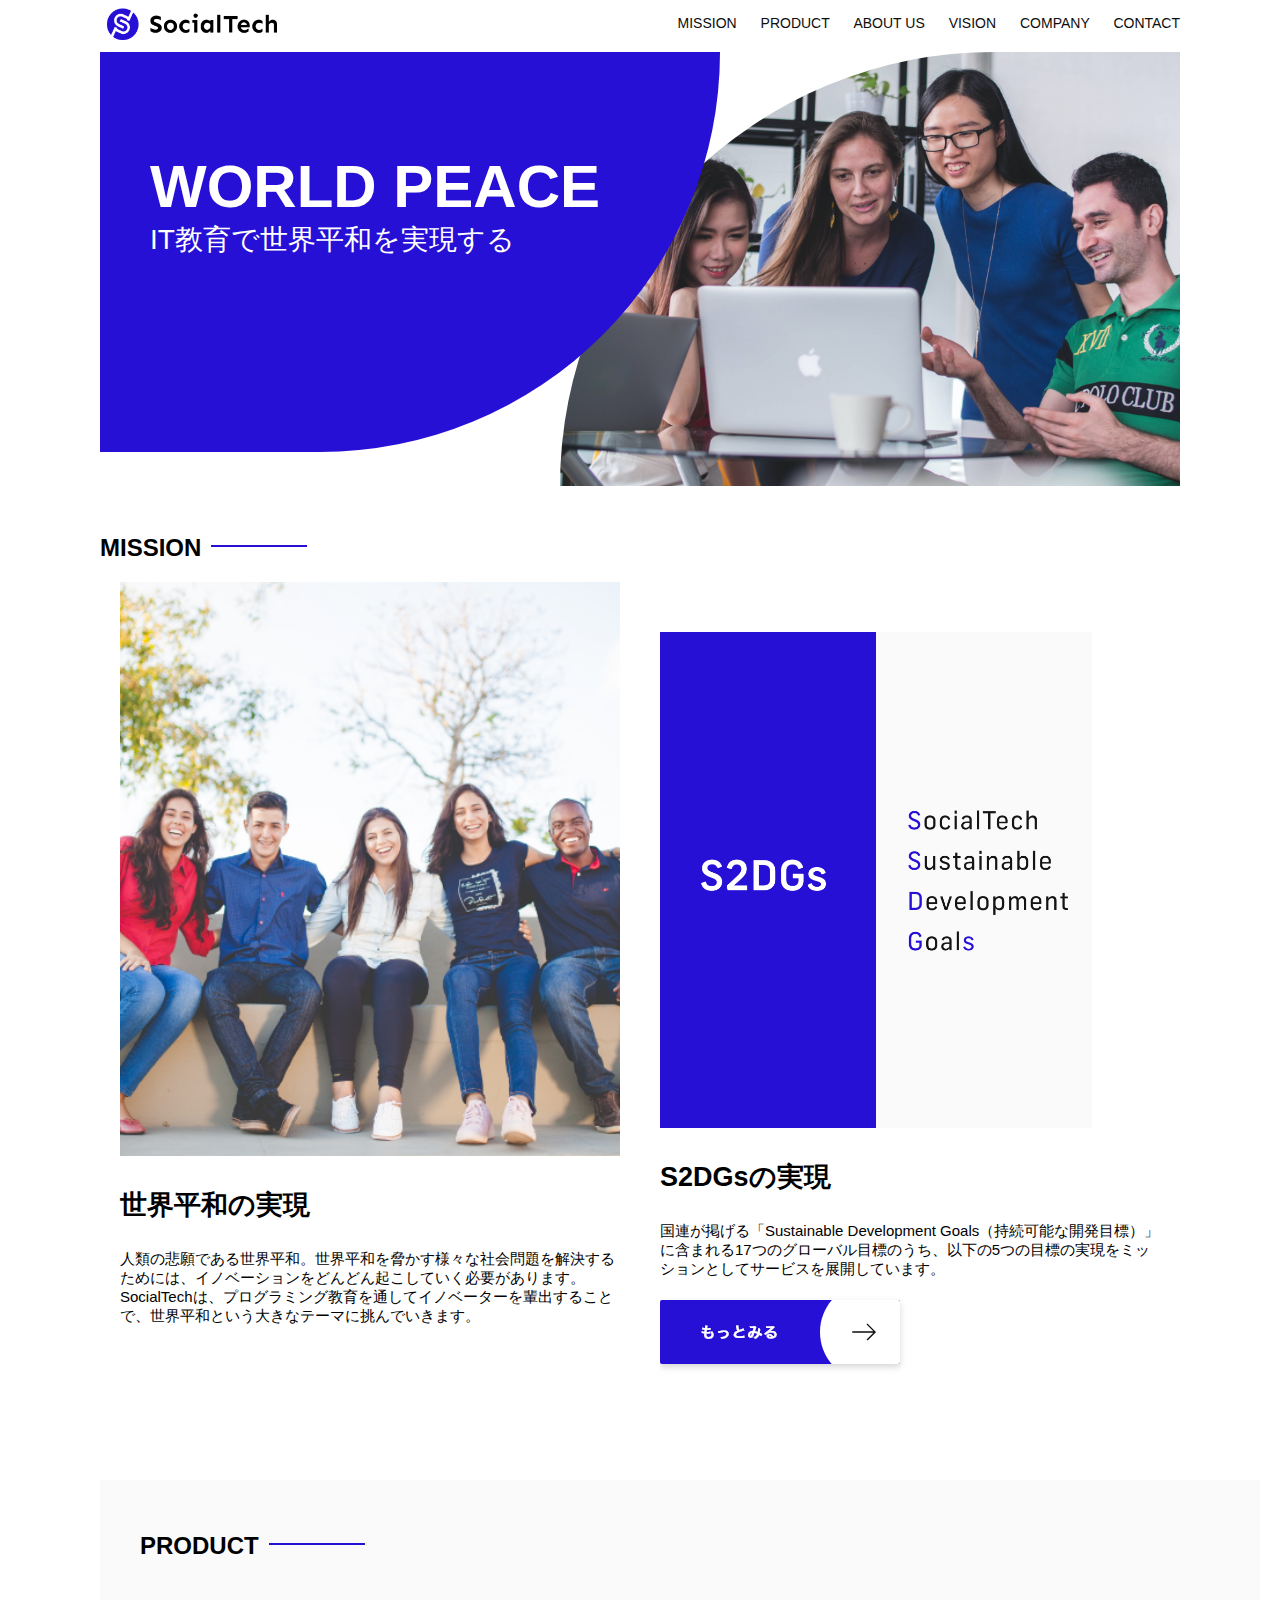
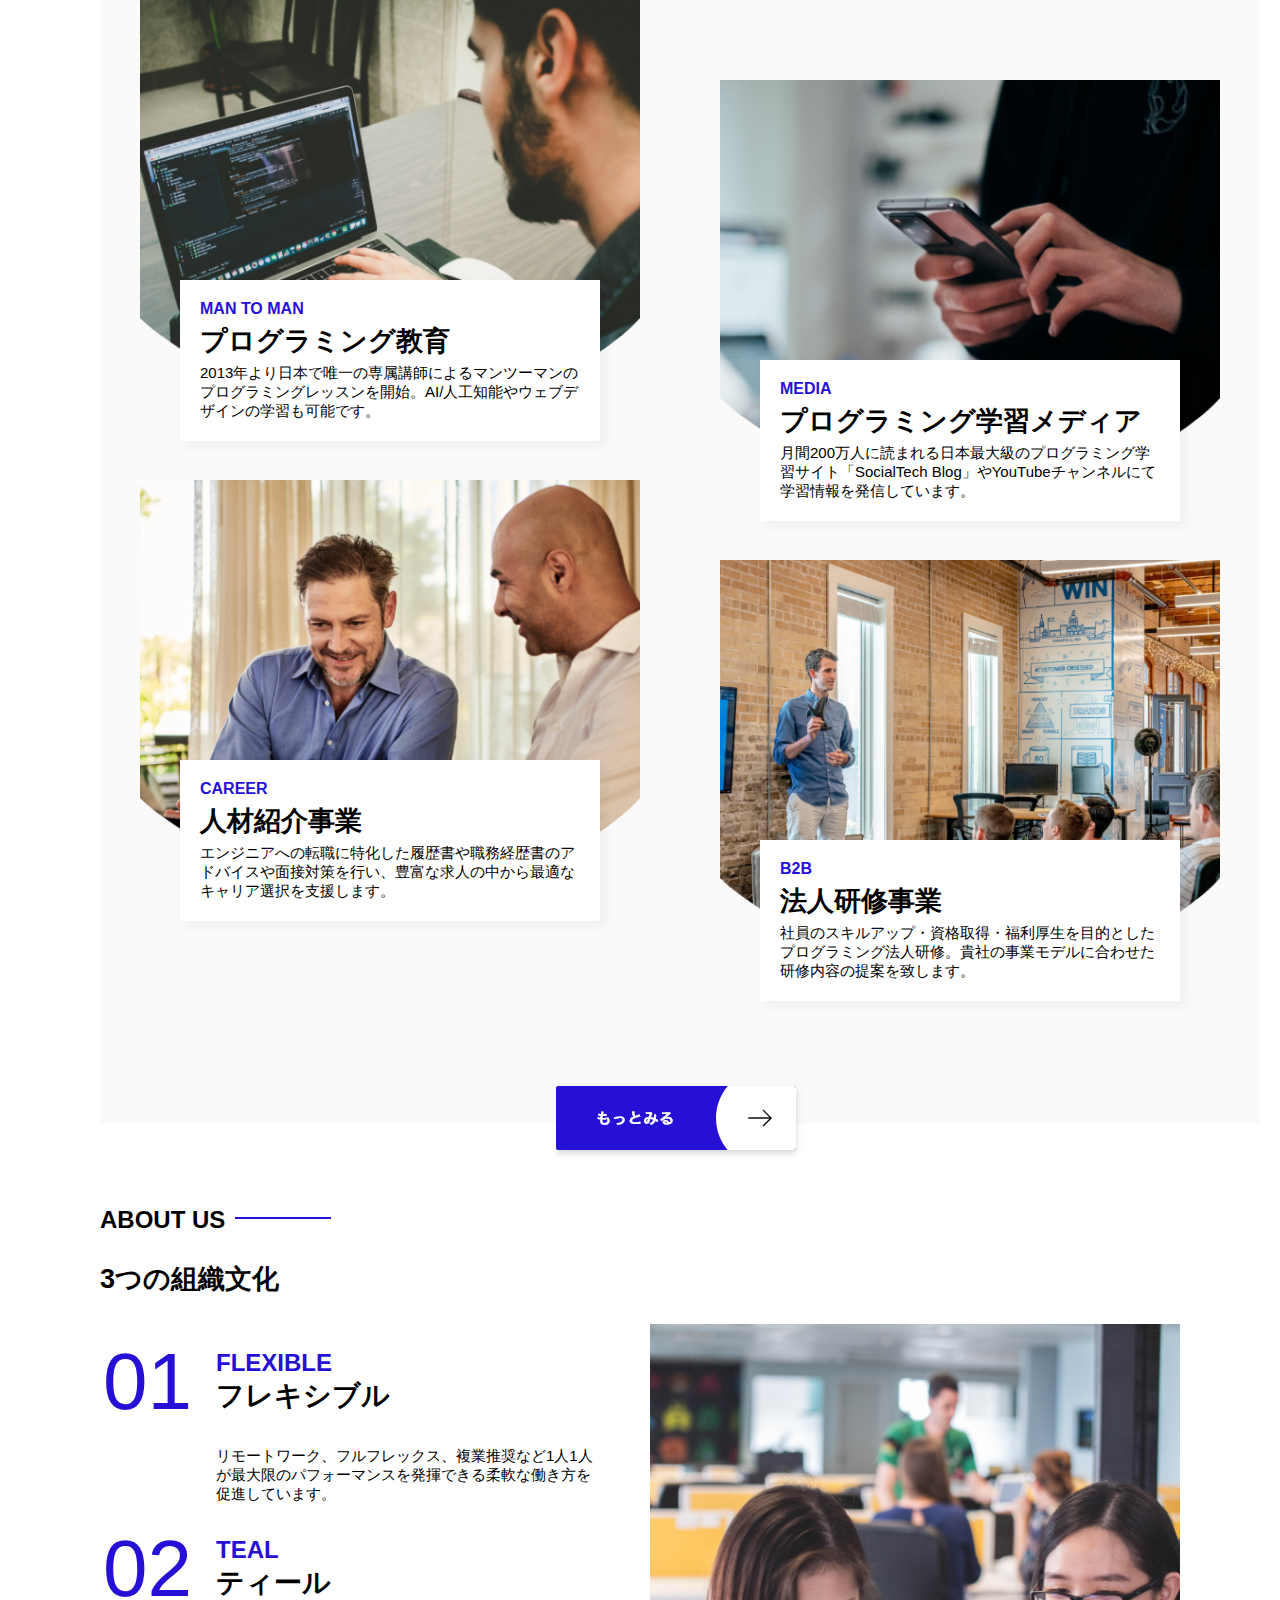
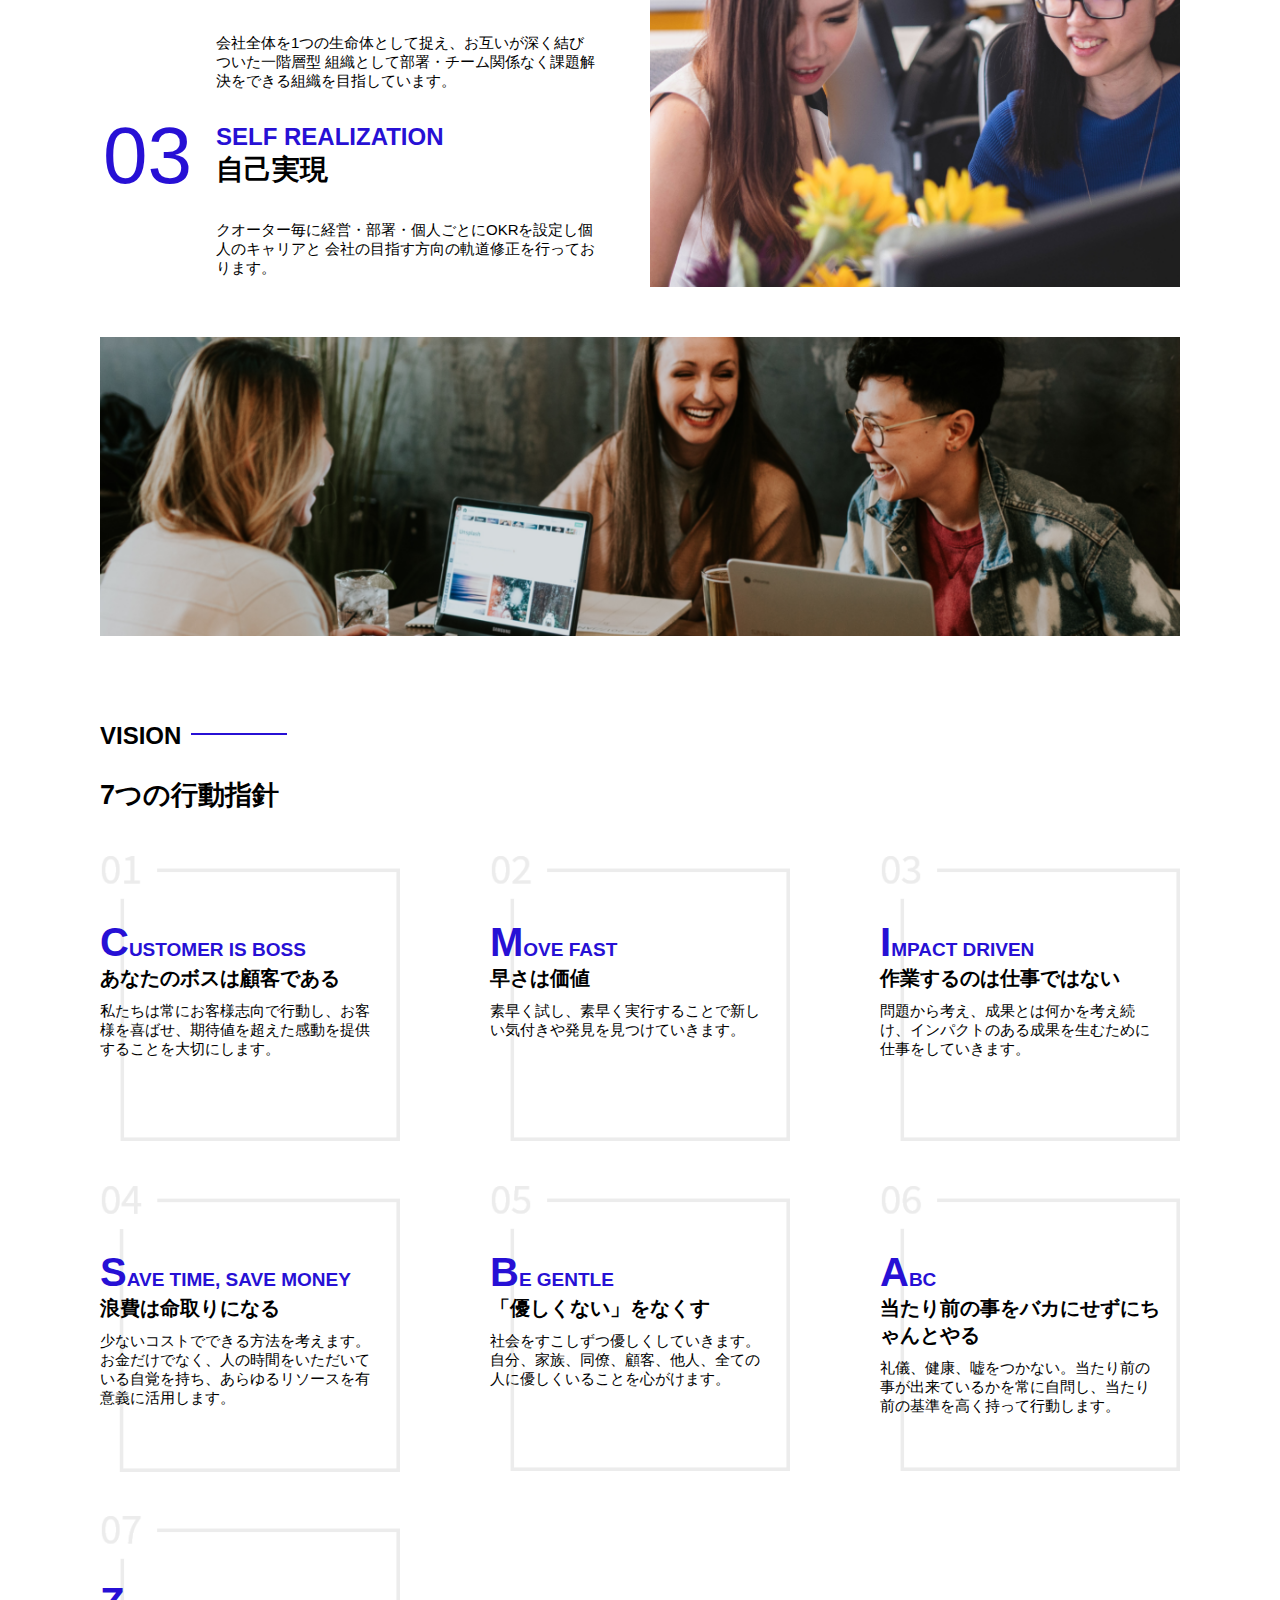
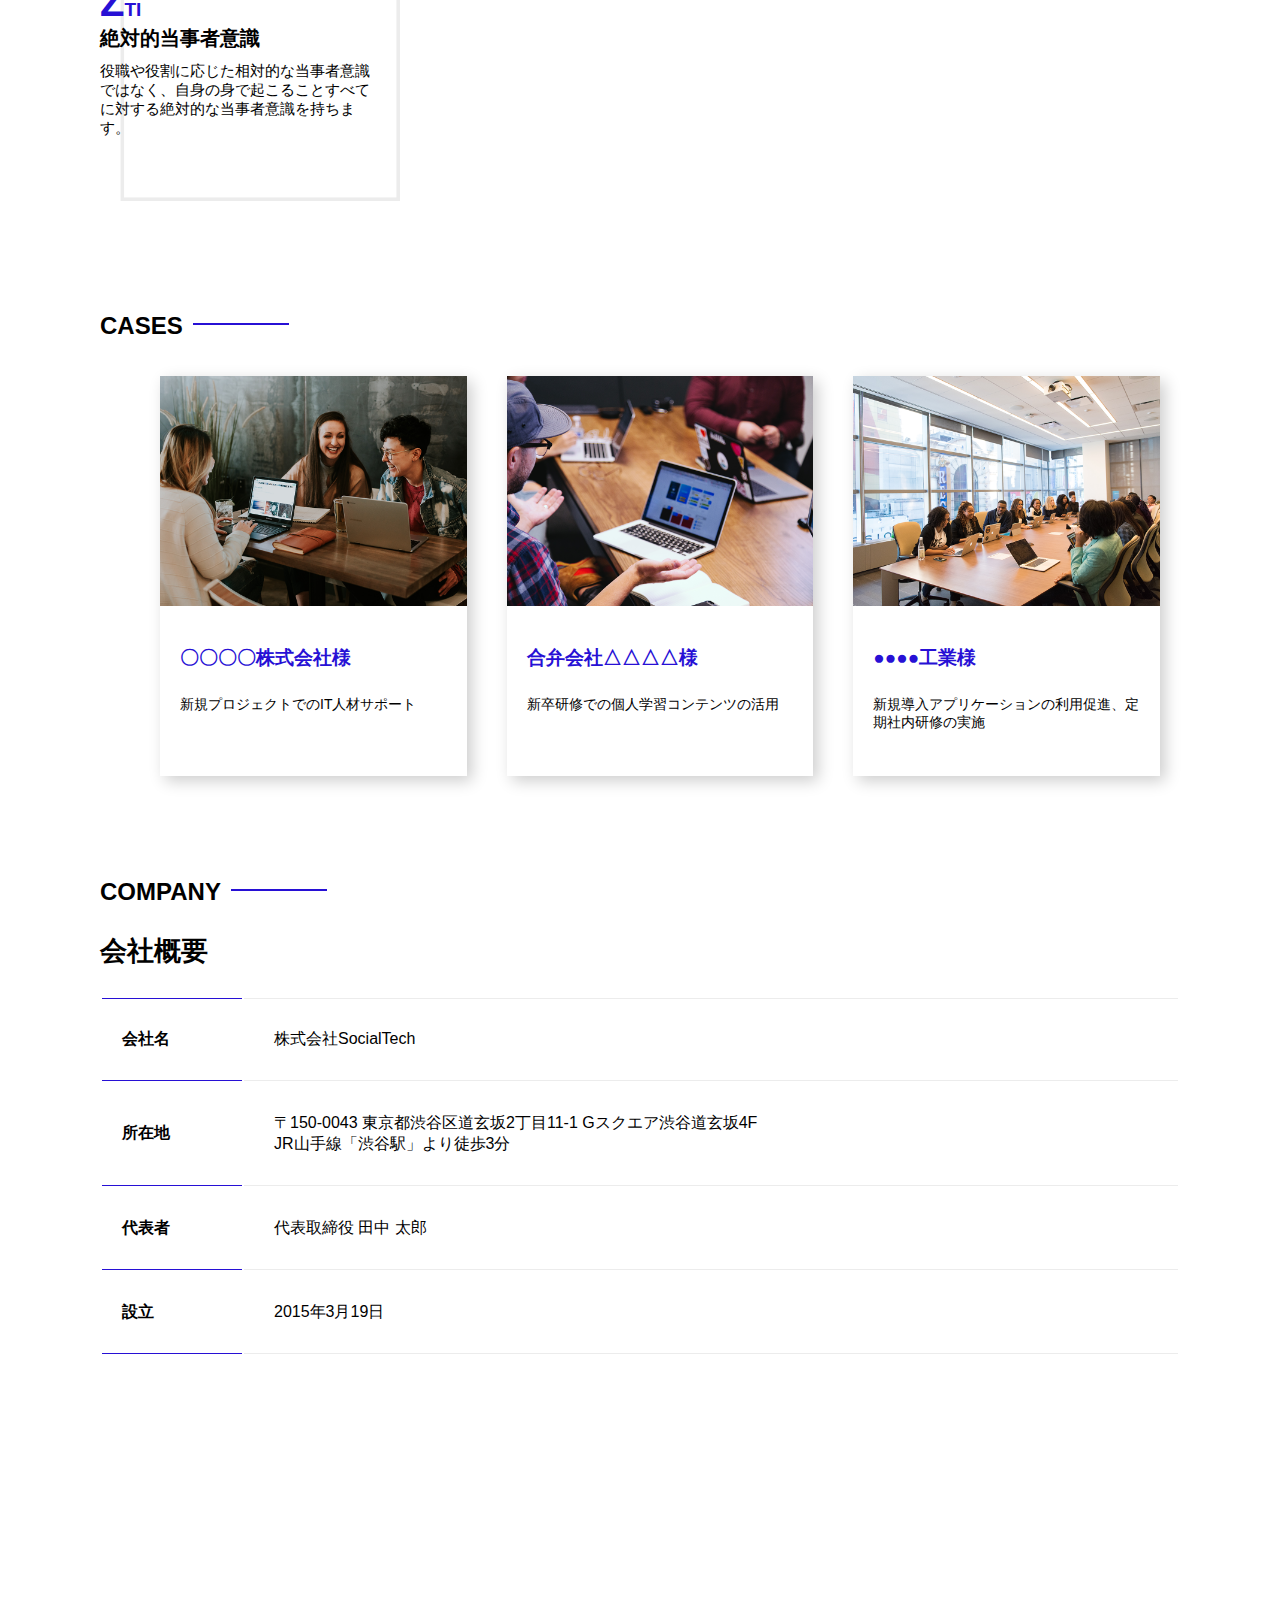
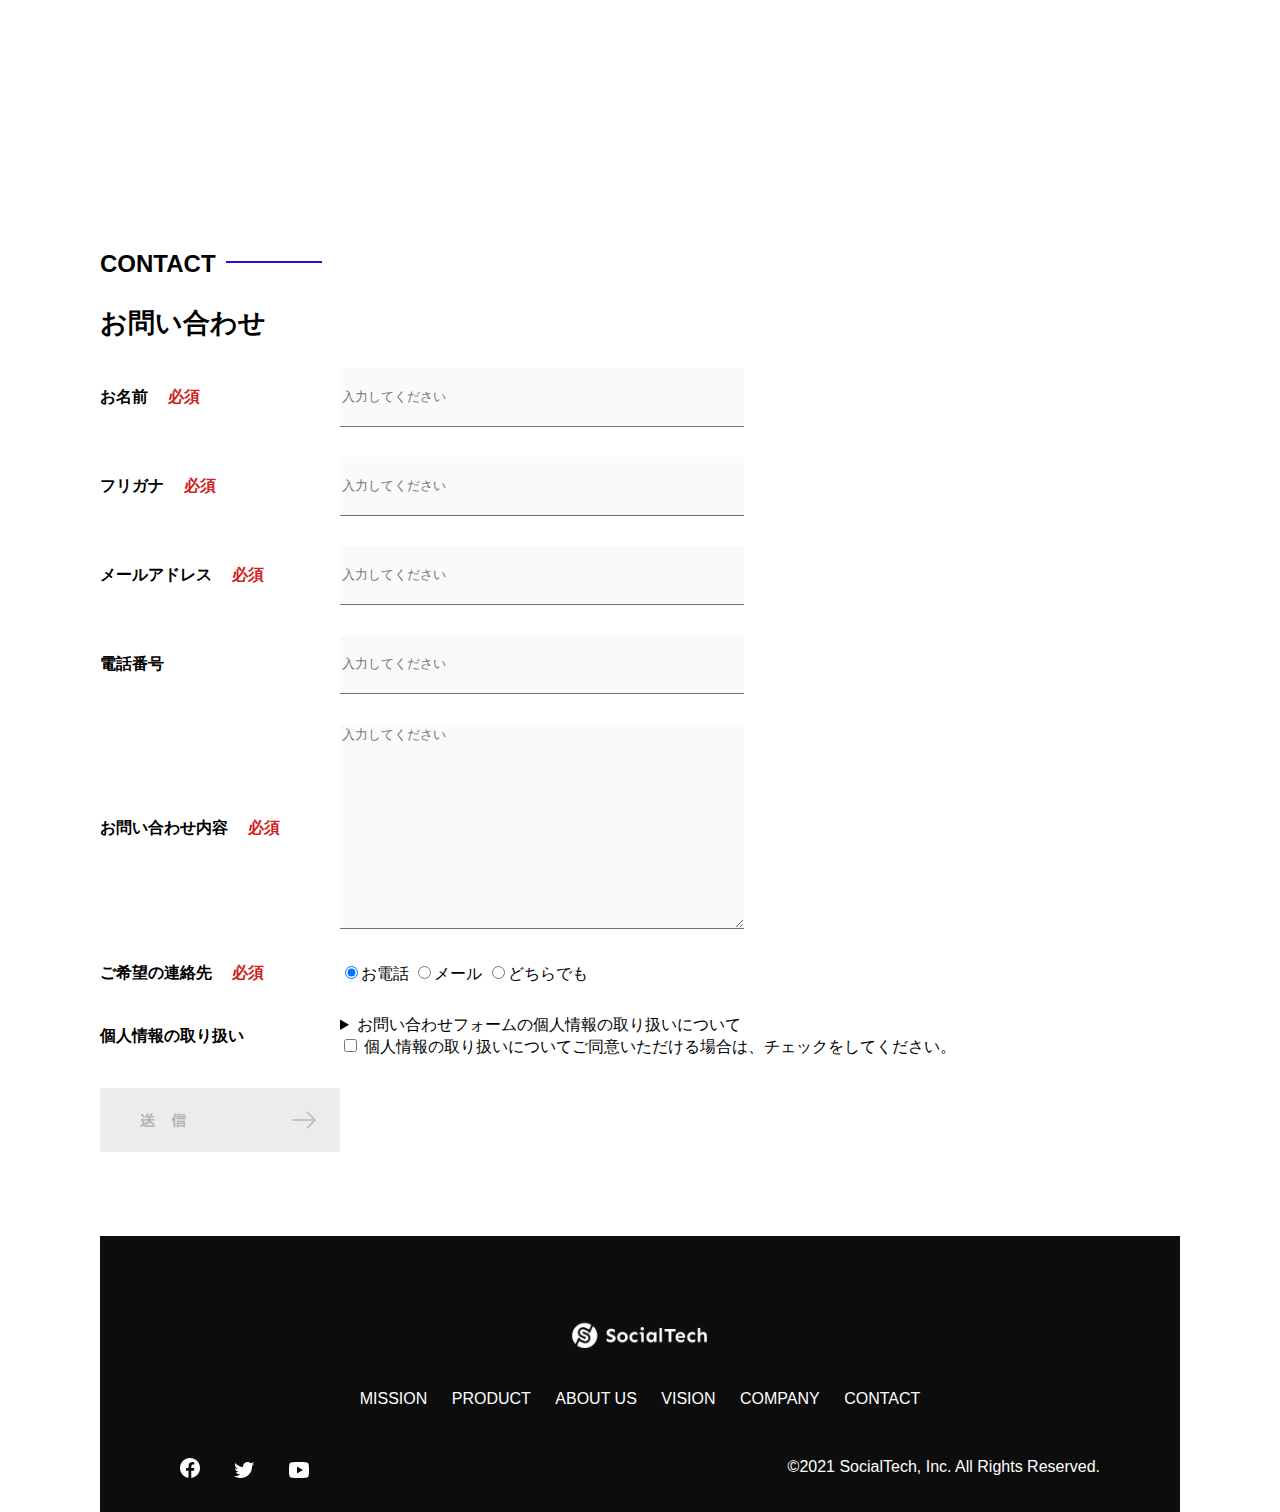
<file: kadai_012/index.html>
<!DOCTYPE html>
<html>
  <head>
    <title>SocialTech</title>
    <meta charset="UTF-8" />
    <meta
      name="description"
      content="SocialTechはEdTech業界のリーディングカンパニーを目指します。"
    />
    <meta name="viewport" content="width=device-width, initial-scale=1.0" />
    <link rel="stylesheet" href="style.css" />
  </head>
  <body>
    <!-- ヘッダー -->
    <header>
      <!-- ロゴ -->
      <a href="index.html" id="logo"
        ><img src="images/logo.png" alt="トップページに戻る"
      /></a>

      <!-- PC用ナビゲーション -->
      <nav id="nav-pc">
        <a href="mission.html">MISSION</a>
        <a href="product.html">PRODUCT</a>
        <a href="index.html#aboutus">ABOUT US</a>
        <a href="index.html#vision">VISION</a>
        <a href="index.html#company">COMPANY</a>
        <a href="index.html#contact">CONTACT</a>
      </nav>
    </header>
    <main>
      <article>
        <!-- メインビジュアル -->
        <section id="main-visual">
          <div id="main-message">
            <h1>WORLD PEACE</h1>
            <p>IT教育で世界平和を実現する</p>
          </div>
          <img
            src="images/index/index-main.png"
            alt="PCの周りに集まる多国籍の仲間たち"
          />
        </section>
        <!--ミッション-->
        <section id="mission">
          <h2 class="index-h2">MISSION</h2>
          <div id="mission-flex">
            <div>
              <img
                id="mission-photo"
                src="images/index/index-mission.png"
                alt="屋外のベンチで写真を撮影する多国籍の仲間たち"
              />
              <h3>世界平和の実現</h3>
              <p>
                人類の悲願である世界平和。世界平和を脅かす様々な社会問題を解決するためには、イノベーションをどんどん起こしていく必要があります。SocialTechは、プログラミング教育を通してイノベーターを輩出することで、世界平和という大きなテーマに挑んでいきます。
              </p>
            </div>
            <div>
              <img id="s2dgs" src="images/index/s2dgs.png" alt="S2DGs" />
              <h3>S2DGsの実現</h3>
              <p>
                国連が掲げる「Sustainable Development
                Goals（持続可能な開発目標）」に含まれる17つのグローバル目標のうち、以下の5つの目標の実現をミッションとしてサービスを展開しています。
              </p>
              <a href="mission.html">
                <img src="images/button-more.png" alt="もっとみる" />
              </a>
            </div>
          </div>
        </section>
        <!-- プロダクト -->
        <section id="product">
          <h2 class="index-h2">PRODUCT</h2>
          <div>
            <div id="product-left">
              <div>
                <img
                  class="product-photo"
                  src="images/index/index-mantoman.png"
                  alt="PCでコードを書く男性"
                />
                <div class="product-explain">
                  <span>MAN TO MAN</span>
                  <h3>プログラミング教育</h3>
                  <p>
                    2013年より日本で唯一の専属講師によるマンツーマンのプログラミングレッスンを開始。AI/人工知能やウェブデザインの学習も可能です。
                  </p>
                </div>
              </div>
              <div>
                <img
                  class="product-photo"
                  src="images/index/index-career.png"
                  alt="笑顔で話し合う2人の男性"
                />
                <div class="product-explain">
                  <span>CAREER</span>
                  <h3>人材紹介事業</h3>
                  <p>
                    エンジニアへの転職に特化した履歴書や職務経歴書のアドバイスや面接対策を行い、豊富な求人の中から最適なキャリア選択を支援します。
                  </p>
                </div>
              </div>
            </div>
            <div id="product-right">
              <div>
                <img
                  class="product-photo"
                  src="images/index/index-media.png"
                  alt="スマートフォンを操作する人"
                />
                <div class="product-explain">
                  <span>MEDIA</span>
                  <h3>プログラミング学習メディア</h3>
                  <p>
                    月間200万人に読まれる日本最大級のプログラミング学習サイト「SocialTech
                    Blog」やYouTubeチャンネルにて学習情報を発信しています。
                  </p>
                </div>
              </div>
              <div>
                <img
                  class="product-photo"
                  src="images/index/index-b2b.png"
                  alt="講演中の男性とそれを聴く人々"
                />
                <div class="product-explain">
                  <span>B2B</span>
                  <h3>法人研修事業</h3>
                  <p>
                    社員のスキルアップ・資格取得・福利厚生を目的としたプログラミング法人研修。貴社の事業モデルに合わせた研修内容の提案を致します。
                  </p>
                </div>
              </div>
            </div>
          </div>
          <div>
            <a id="product-more" href="product.html">
              <img src="images/button-more.png" alt="もっとみる" />
            </a>
          </div>
        </section>
        <!---ABOUT US-->
        <section id="aboutus">
          <h2 class="index-h2">ABOUT US</h2>
          <h3>3つの組織文化</h3>
          <div>
            <table class="culture-table">
              <tr>
                <td>
                  <span class="culture-num">01</span>
                </td>
                <td>
                  <span class="culture-en">FLEXIBLE</span>
                  <span class="culture-jp">フレキシブル</span>
                </td>
              </tr>
              <tr>
                <td>
                  <!--空のセル-->
                </td>
                <td>
                  <p class="culture-description">
                    リモートワーク、フルフレックス、複業推奨など1人1人が最大限のパフォーマンスを発揮できる柔軟な働き方を促進しています。
                  </p>
                </td>
              </tr>
              <tr>
                <td>
                  <span class="culture-num">02</span>
                </td>
                <td>
                  <span class="culture-en">TEAL</span>
                  <span class="culture-jp">ティール</span>
                </td>
              </tr>
              <tr>
                <td>
                  <!--空のセル-->
                </td>
                <td>
                  <p class="culture-description">
                    会社全体を1つの生命体として捉え、お互いが深く結びついた一階層型
                    組織として部署・チーム関係なく課題解決をできる組織を目指しています。
                  </p>
                </td>
              </tr>
              <tr>
                <td>
                  <span class="culture-num">03</span>
                </td>
                <td>
                  <span class="culture-en">SELF REALIZATION</span>
                  <span class="culture-jp">自己実現</span>
                </td>
              </tr>
              <tr>
                <td>
                  <!--空のセル-->
                </td>
                <td>
                  <p class="culture-description">
                    クオーター毎に経営・部署・個人ごとにOKRを設定し個人のキャリアと
                    会社の目指す方向の軌道修正を行っております。
                  </p>
                </td>
              </tr>
            </table>
            <img
              class="culture-img"
              src="images/index/index-aboutus1.png"
              alt="笑顔で話し合う2人の女性"
            />
          </div>
          <img
            class="culture-img2"
            src="images/index/index-aboutus2.png"
            alt="笑顔で話し合う3人の男女"
          />
        </section>
        <!-- VISION -->
        <section id="vision">
          <h2 class="index-h2">VISION</h2>
          <h3>7つの行動指針</h3>
          <div>
            <div class="vision-box">
              <img src="images/index/vision-01.png" alt="01" />
              <span>
                <h4>CUSTOMER IS BOSS</h4>
                <h5>あなたのボスは顧客である</h5>
                <p>
                  私たちは常にお客様志向で行動し、お客様を喜ばせ、期待値を超えた感動を提供することを大切にします。
                </p>
              </span>
            </div>
            <div class="vision-box">
              <img src="images/index/vision-02.png" alt="02" />
              <span>
                <h4>MOVE FAST</h4>
                <h5>早さは価値</h5>
                <p>
                  素早く試し、素早く実行することで新しい気付きや発見を見つけていきます。
                </p>
              </span>
            </div>
            <div class="vision-box">
              <img src="images/index/vision-03.png" alt="03" />
              <span>
                <h4>IMPACT DRIVEN</h4>
                <h5>作業するのは仕事ではない</h5>
                <p>
                  問題から考え、成果とは何かを考え続け、インパクトのある成果を生むために仕事をしていきます。
                </p>
              </span>
            </div>
            <div class="vision-box">
              <img src="images/index/vision-04.png" alt="04" />
              <span>
                <h4>SAVE TIME, SAVE MONEY</h4>
                <h5>浪費は命取りになる</h5>
                <p>
                  少ないコストでできる方法を考えます。お金だけでなく、人の時間をいただいている自覚を持ち、あらゆるリソースを有意義に活用します。
                </p>
              </span>
            </div>
            <div class="vision-box">
              <img src="images/index/vision-05.png" alt="05" />
              <span>
                <h4>BE GENTLE</h4>
                <h5>「優しくない」をなくす</h5>
                <p>
                  社会をすこしずつ優しくしていきます。自分、家族、同僚、顧客、他人、全ての人に優しくいることを心がけます。
                </p>
              </span>
            </div>
            <div class="vision-box">
              <img src="images/index/vision-06.png" alt="06" />
              <span>
                <h4>ABC</h4>
                <h5>当たり前の事をバカにせずにちゃんとやる</h5>
                <p>
                  礼儀、健康、嘘をつかない。当たり前の事が出来ているかを常に自問し、当たり前の基準を高く持って行動します。
                </p>
              </span>
            </div>
            <div class="vision-box">
              <img src="images/index/vision-07.png" alt="07" />
              <span>
                <h4>ZTI</h4>
                <h5>絶対的当事者意識</h5>
                <p>
                  役職や役割に応じた相対的な当事者意識ではなく、自身の身で起こることすべてに対する絶対的な当事者意識を持ちます。
                </p>
              </span>
            </div>
          </div>
        </section>
        <!-- CASES -->
        <section id="cases">
          <h2 id="index-h2">CASES</h2>
          <ul>
            <li class="case-card">
              <img class="case-img" src="images/index/case-1.png" alt="仲良く語り合う3人">
              <div class="case-info">
                <h4 class="case-name">〇〇〇〇株式会社様</h4>
                <p class="case-content">新規プロジェクトでのIT人材サポート</p>
              </div>
            </li>
            <li class="case-card">
              <img class="case-img" src="images/index/case-2.png" alt="PCでコンテンツを見る">
              <div class="case-info">
                <h4 class="case-name">合弁会社△△△△様</h4>
                <p class="case-content">新卒研修での個人学習コンテンツの活用</p>
              </div>
            </li>
            <li class="case-card">
              <img class="case-img" src="images/index/case-3.png" alt="社内研修中の会議室">
              <div class="case-info">
                <h4 class="case-name">●●●●工業様</h4>
                <p class="case-content">新規導入アプリケーションの利用促進、定期社内研修の実施</p>
              </div>
            </li>
          </ul>

        </section>
        <!-- COMPANY -->
        <section id="company">
          <h2 class="index-h2">COMPANY</h2>
          <h3>会社概要</h3>
          <table id="company-table">
            <tr>
              <th class="tableheader-first">会社名</th>
              <td class="cell-first">株式会社SocialTech</td>
            </tr>
            <tr>
              <th class="tableheader">所在地</th>
              <td class="cell">
                〒150-0043 東京都渋谷区道玄坂2丁目11-1 Gスクエア渋谷道玄坂4F<br />JR山手線「渋谷駅」より徒歩3分
              </td>
            </tr>
            <tr>
              <th class="tableheader">代表者</th>
              <td class="cell">代表取締役 田中 太郎</td>
            </tr>
            <tr>
              <th class="tableheader">設立</th>
              <td class="cell">2015年3月19日</td>
            </tr>
          </table>
          <iframe
            src="https://www.google.com/maps/embed?pb=!1m18!1m12!1m3!1d3241.7759544892483!2d139.69399665123464!3d35.65789123876098!2m3!1f0!2f0!3f0!3m2!1i1024!2i768!4f13.1!3m3!1m2!1s0x60188caa0042e8d1%3A0xba130bea826a7aa2!2z44CSMTUwLTAwNDMg5p2x5Lqs6YO95riL6LC35Yy66YGT546E5Z2C77yS5LiB55uu77yR77yR4oiS77yR!5e0!3m2!1sja!2sjp!4v1636872991912!5m2!1sja!2sjp"
            style="border: 0"
            allowfullscreen=""
            loading="lazy"
          >
          </iframe>
        </section>
        <!-- お問い合わせフォーム -->
        <section id="contact">
          <h2 class="index-h2">CONTACT</h2>
          <h3>お問い合わせ</h3>
          <form>
            <div>
              <div class="contact-heading">
                <label class="contact-label"
                  >お名前<span class="contact-span">必須</span></label
                >
              </div>
              <div class="contact-form">
                <input
                  type="text"
                  name="name"
                  placeholder="入力してください"
                  class="contact-textbox"
                />
              </div>
            </div>
            <div>
              <div class="contact-heading">
                <label class="contact-label"
                  >フリガナ<span class="contact-span">必須</span></label
                >
              </div>
              <div>
                <input
                  type="text"
                  name="hurigana"
                  placeholder="入力してください"
                  class="contact-textbox"
                />
              </div>
            </div>
            <div>
              <div class="contact-heading">
                <label class="contact-label"
                  >メールアドレス<span class="contact-span">必須</span></label
                >
              </div>
              <div>
                <input
                  type="text"
                  name="email"
                  placeholder="入力してください"
                  class="contact-textbox"
                />
              </div>
            </div>
            <div>
              <div class="contact-heading">
                <label class="contact-label">電話番号</label>
              </div>
              <div>
                <input
                  type="text"
                  name="tel"
                  placeholder="入力してください"
                  class="contact-textbox"
                />
              </div>
            </div>
            <div>
              <div class="contact-heading">
                <label class="contact-label"
                  >お問い合わせ内容<span class="contact-span">必須</span></label
                >
              </div>
              <div>
                <textarea
                  class="contact-textarea"
                  placeholder="入力してください"
                  name="message"
                ></textarea>
              </div>
            </div>
            <div>
              <div class="contact-heading">
                <label class="contact-label"
                  >ご希望の連絡先<span class="contact-span">必須</span></label
                >
              </div>
              <div>
                <input
                  class="radiobutton"
                  type="radio"
                  value="tel"
                  name="contact"
                  checked
                /><label>お電話</label>
                <input
                  class="radiobutton"
                  type="radio"
                  value="mail"
                  name="contact"
                /><label>メール</label>
                <input
                  class="radiobutton"
                  type="radio"
                  value="both"
                  name="contact"
                /><label>どちらでも</label>
              </div>
            </div>
            <div>
              <div class="contact-heading">
                <label class="contact-label">個人情報の取り扱い</label>
              </div>
              <div>
                <details>
                  <summary>
                    お問い合わせフォームの個人情報の取り扱いについて
                  </summary>
                  <div>
                    <span>１．組織の名称又は氏名</span><br />
                    株式会社SocialTech<br /><br />
                    <span
                      >２．個人情報保護管理者（若しくはその代理人）の氏名又は職名、所属及び連絡先
                      鈴木 一郎 コーポレート部</span
                    ><br />
                    メールアドレス：support@socialtech.net<br />
                    TEL：03-xxxx-xxxx<br />
                    <span>３．個人情報の利用目的</span><br />
                    ・本サービス及び本サービスに関連する情報の提供又はそれらに関する連絡のため<br />
                    ・ユーザーの本人確認のため<br />
                    ・当社サービスのご案内のため<br />
                    ・当社の商品等の広告または宣伝（電子メールによるものを含むものとします。）<br /><br />
                    <span>４．個人情報の取り扱い業務の委託</span><br />
                    個人情報の取扱業務の全部または一部を外部に業務委託する場合があります。<br />
                    その際、弊社は、個人情報を適切に保護できる管理体制を敷き実行していることを条件として<br />
                    委託先を厳選したうえで、機密保持契約を委託先と締結し、お客様の個人情報を厳密に管理させます。<br /><br />
                    <span>５．個人情報の開示等の請求</span><br />
                    お客様は、弊社に対してご自身の個人情報の開示等（利用目的の通知、開示、内容の訂正・追加・削除、利用の停止または消去、第三者への提供の停止）に関して、当社問合わせ窓口に申し出ることができます。<br />
                    その際、弊社はお客様ご本人を確認させていただいたうえで、合理的な期間内に対応いたします。<br /><br />
                    なお、個人情報に関する弊社問合わせ先は、次の通りです。<br /><br />
                    株式会社SocialTech　個人情報問合せ窓口<br />
                    〒150-0043　東京都渋谷区道玄坂2丁目11-1 Ｇスクエア渋谷道玄坂
                    4F<br />
                    メールアドレス：support@socialtech.net　TEL：03-xxxx-xxxx<br /><br />
                    <span>６．個人情報を提供されることの任意性について</span
                    ><br /><br />
                    お客様がご自身の個人情報を弊社に提供されるか否かは、お客様のご判断によりますが、もしご提供されない場合には、適切なサービスが提供できない場合がありますので予めご了承ください。
                  </div>
                </details>
                <input type="checkbox" name="agree" />
                <span
                  >個人情報の取り扱いについてご同意いただける場合は、チェックをしてください。</span
                >
              </div>
            </div>
            <input
              type="image"
              value="Submit"
              src="images/button-submit.png"
              alt="送信する"
            />
          </form>
        </section>
      </article>
      <footer>
        <div id="footer-logo">
          <img src="images/logo-sp.png" alt="SocialTech" />
        </div>
        <div id="footer-link">
          <a href="mission.html">MISSION</a>
          <a href="product.html">PRODUCT</a>
          <a href="index.html#aboutus">ABOUT US</a>
          <a href="index.html#vision">VISION</a>
          <a href="index.html#company">COMPANY</a>
          <a href="index.html#contact">CONTACT</a>
        </div>
        <div id="sns-footer">
          <a href="https://www.facebook.com/sejuku2013"
            ><img src="images/button-facebook.png" alt="Facebookのリンク"
          /></a>
          <a href="https://twitter.com/samuraijuku"
            ><img src="images/button-twitter.png" alt="Twitterのリンク"
          /></a>
          <a href="https://www.youtube.com/channel/UCCFOQO5aDK0xXam4cUQXT8g"
            ><img src="images/button-youtube.png" alt="YouTubeのリンク"
          /></a>
          <span id="copyright"
            >&copy;2021 SocialTech, Inc. All Rights Reserved.
          </span>
        </div>
      </footer>
    </main>
  </body>
</html>
</file>
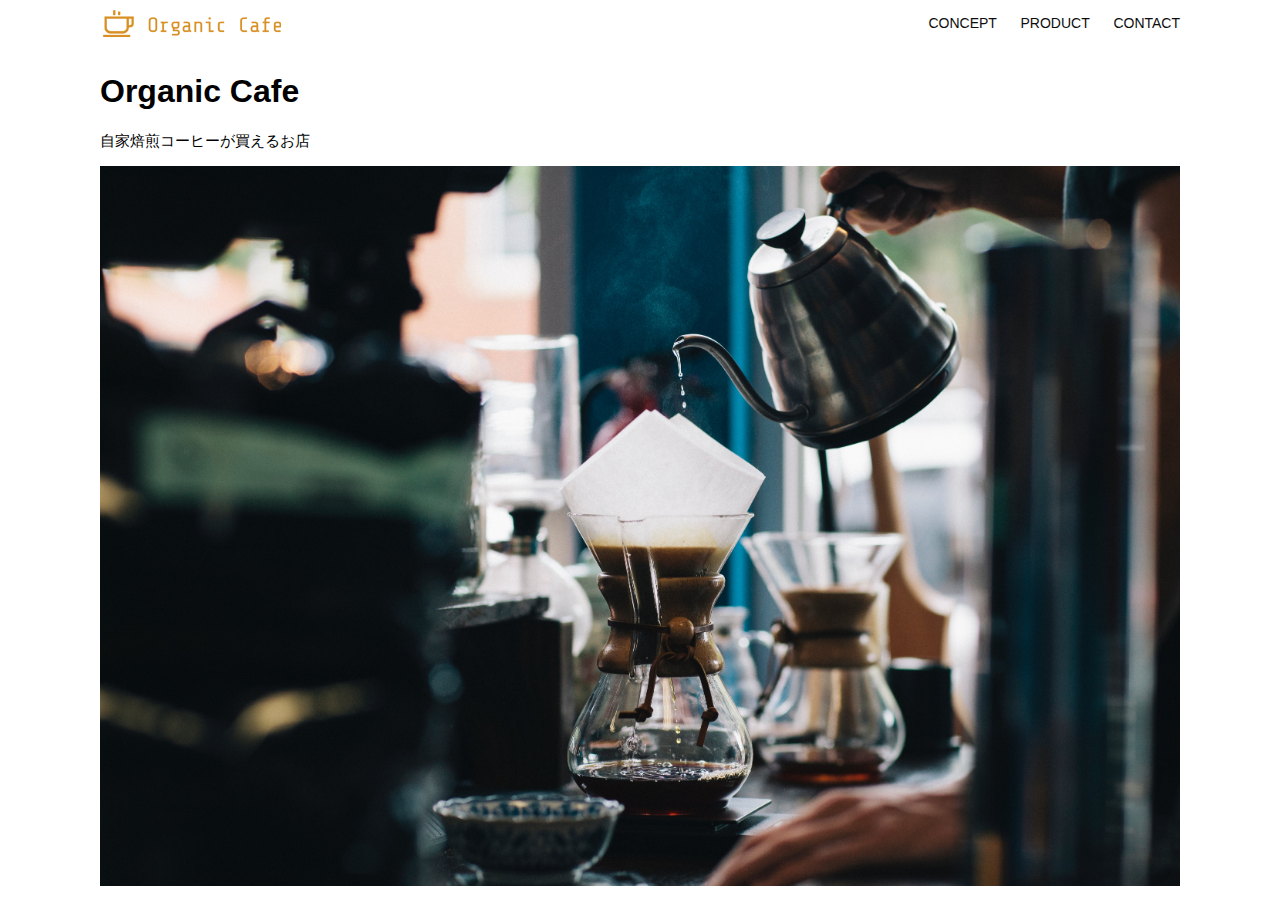
<file: kadai_013/index.html>
<!DOCTYPE html>
<html>
  <head>
    <title>Organic Cafe</title>
    <meta charset="UTF-8" />
    <meta
      name="description"
      content="自家焙煎のコーヒーがお家で楽しめるOrganic Cafe"
    />
    <meta name="viewport" content="width=device-width, initial-scale=1.0" />
    <link rel="stylesheet" href="style.css" />
  </head>
  <body>
    <!-- ヘッダー -->
    <header>
      <!-- ロゴ -->
      <a href="index.html" id="logo"
        ><img src="images/logo.png" alt="トップページに戻る"
      /></a>

      <!-- PC用ナビゲーション -->
      <nav id="nav-pc">
        <a href="index.html#concept">CONCEPT</a>
        <a href="index.html#product">PRODUCT</a>
        <a href="index.html#contact">CONTACT</a>
      </nav>

      <!-- SP用ナビゲーション -->
      <img id="menu-sp" src="images/button-menu.png" alt="ナビゲーションを開く" onclick="document.getElementById('nav-sp').style.display = 'block'">
      <nav id="nav-sp">
        <img id="close" src="images/button-close.png" alt="ナビゲーションを閉じる" onclick="document.getElementById('nav-sp').style.display = 'none'">
        <a id="logo-sp" href="index.html" onclick="document.getElementById('nav-sp').style.display = 'none'"><img src="images/logo-sp.png" alt="トップページに戻る"></a>
        <a class="menu" href="index.html#concept" onclick="document.getElementById('nav-sp').style.display = 'none'">CONCEPT</a>
        <a class="menu" href="index.html#product" onclick="document.getElementById('nav-sp').style.display = 'none'">PRODUCT</a>
        <a class="menu" href="index.html#contact" onclick="document.getElementById('nav-sp').style.display = 'none'">CONTACT</a>
      </nav>
    </header>
    <main>
      <article>
        <!-- メインビジュアル -->
        <section id="main-visual">
          <div id="main-message">
            <h1>Organic Cafe</h1>
            <p>自家焙煎コーヒーが買えるお店</p>
          </div>
          <img
            src="images/main-image.jpg"
            alt="コーヒーをハンドドリップで淹れる画像"
          />
        </section>
      </article>
    </main>
  </body>
</html>
</file>
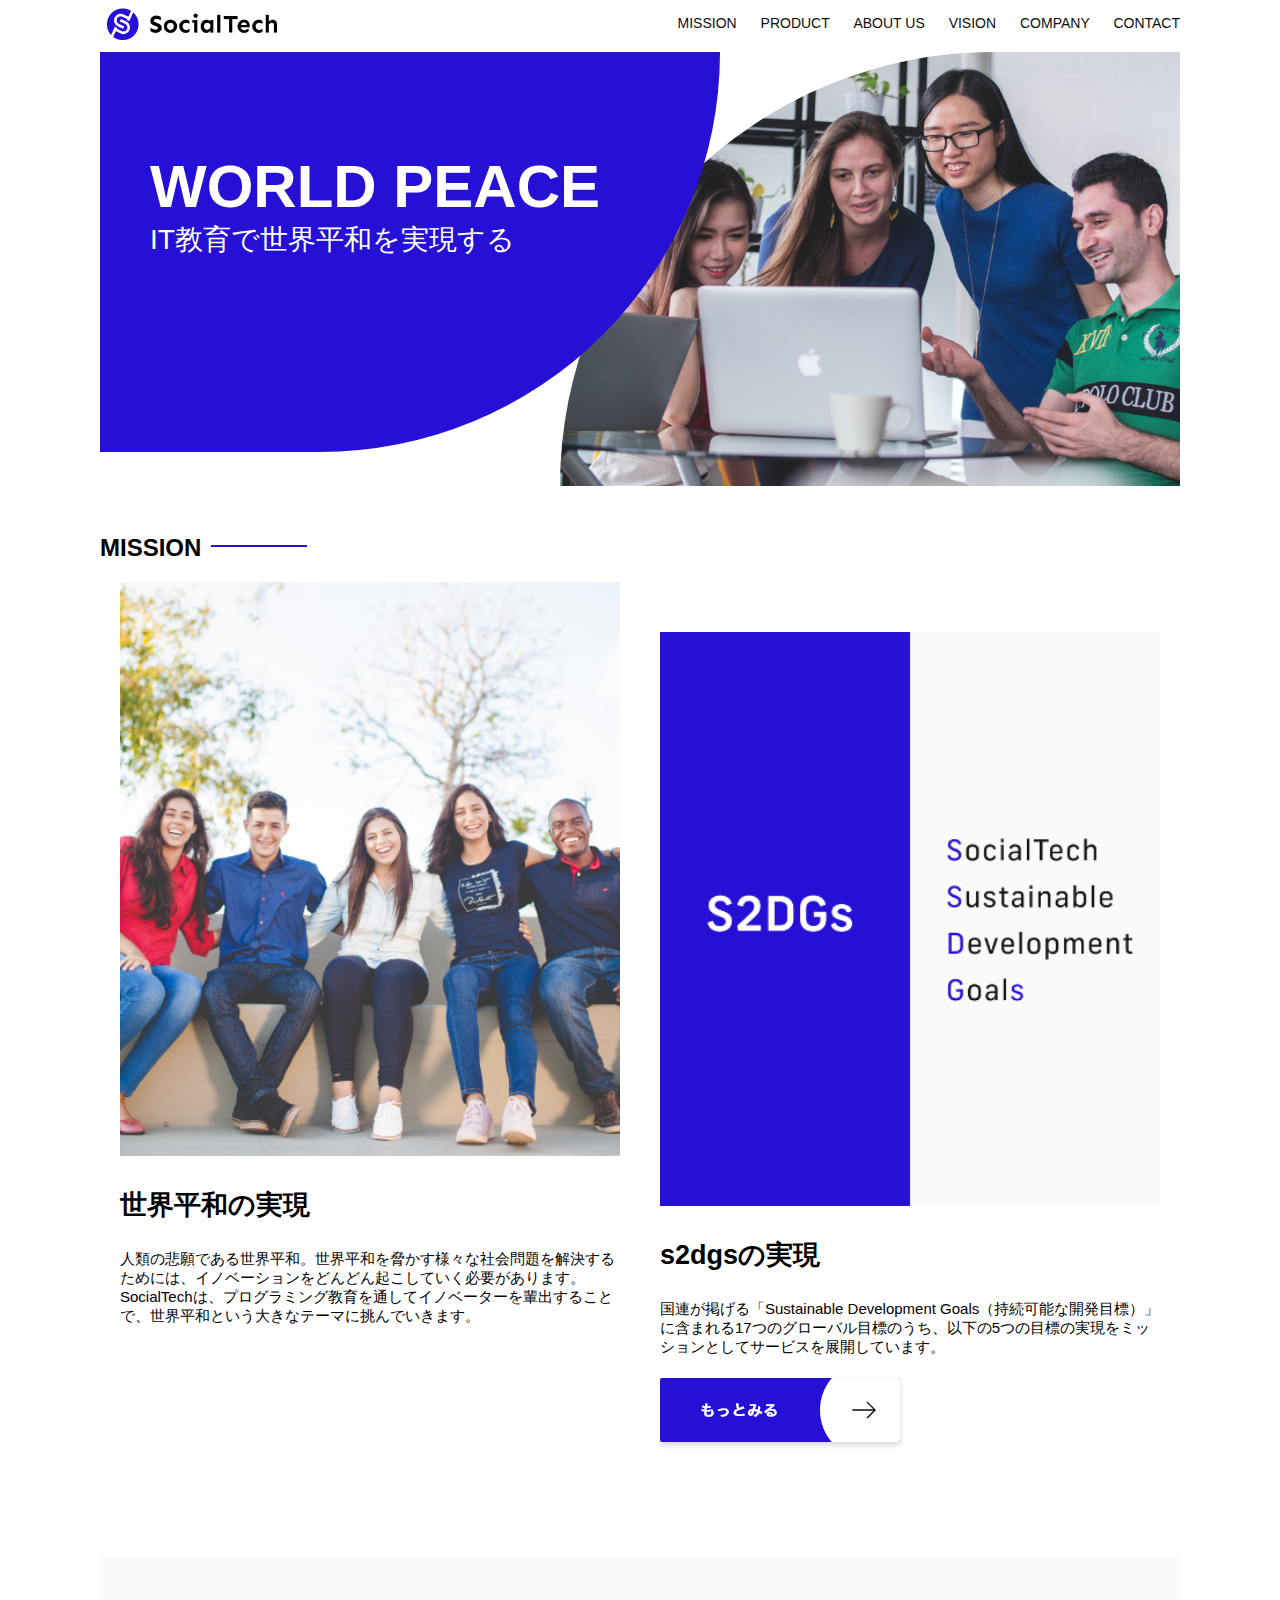
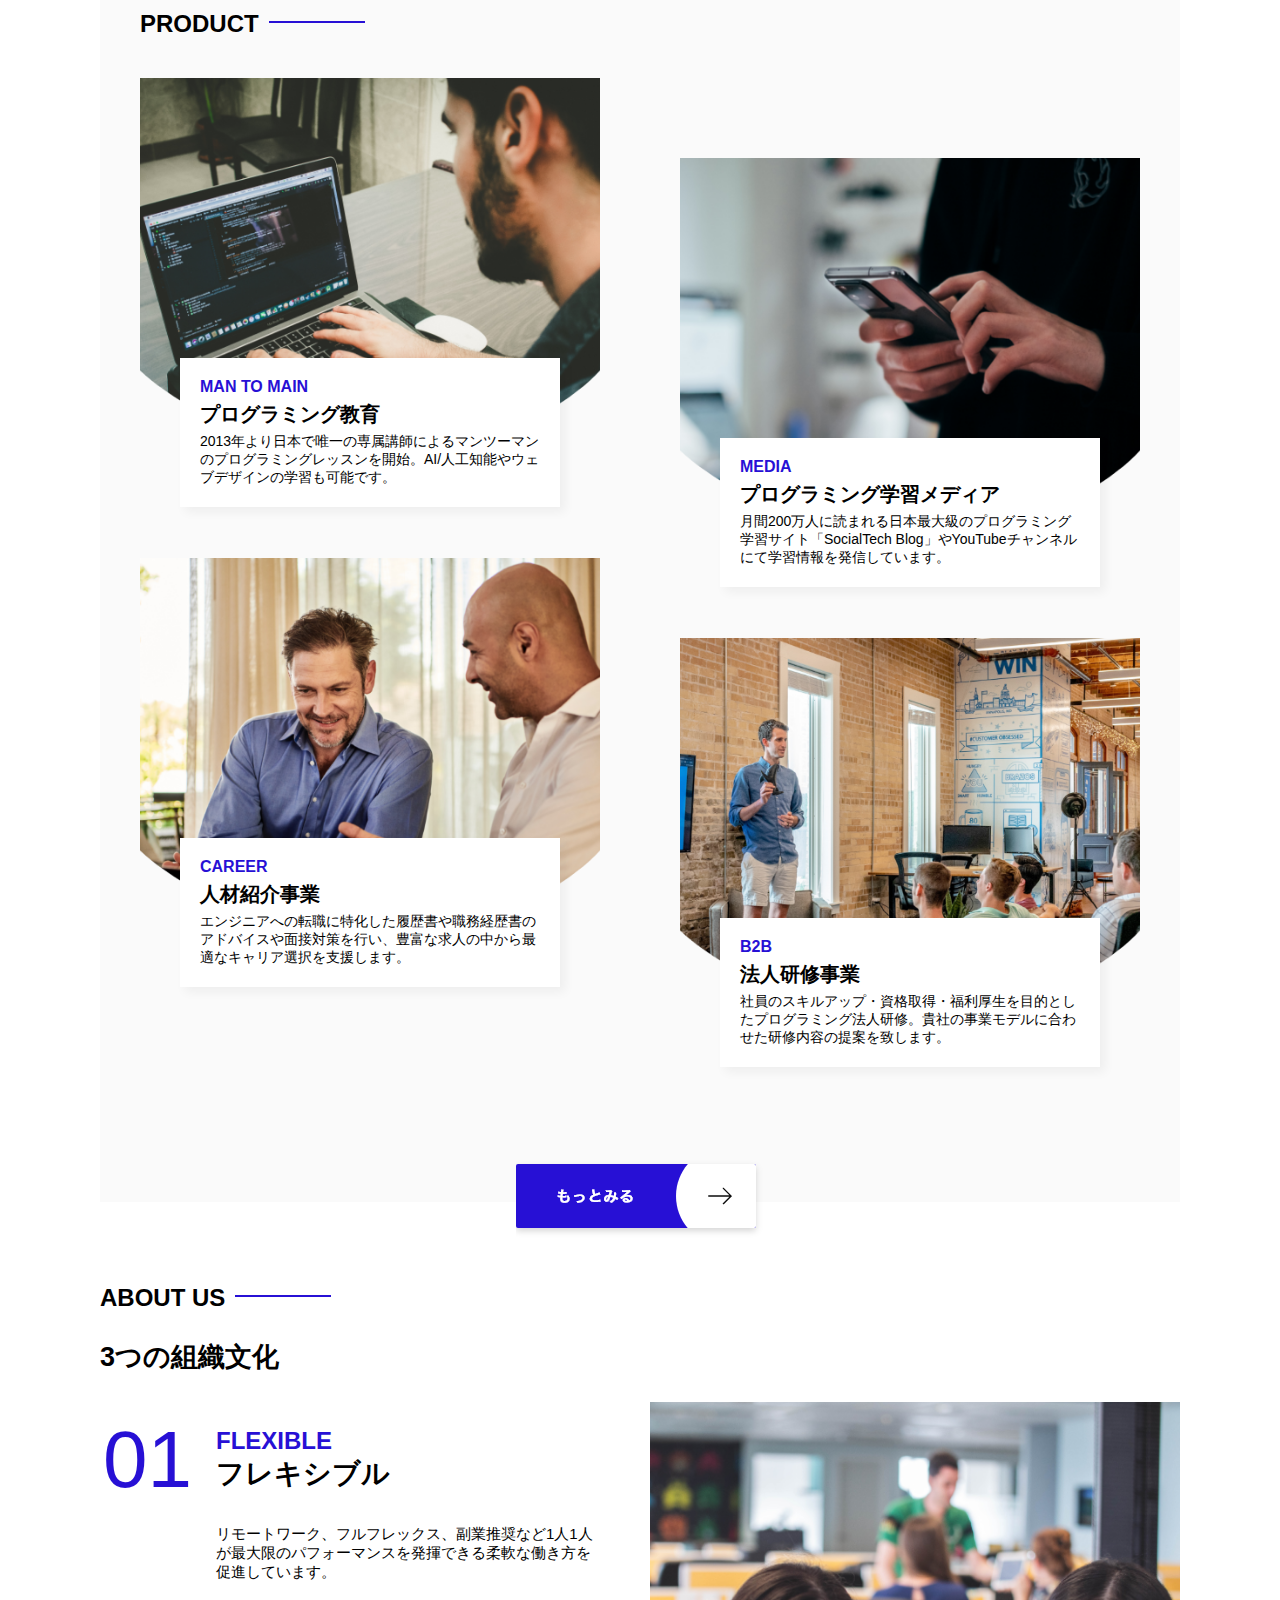
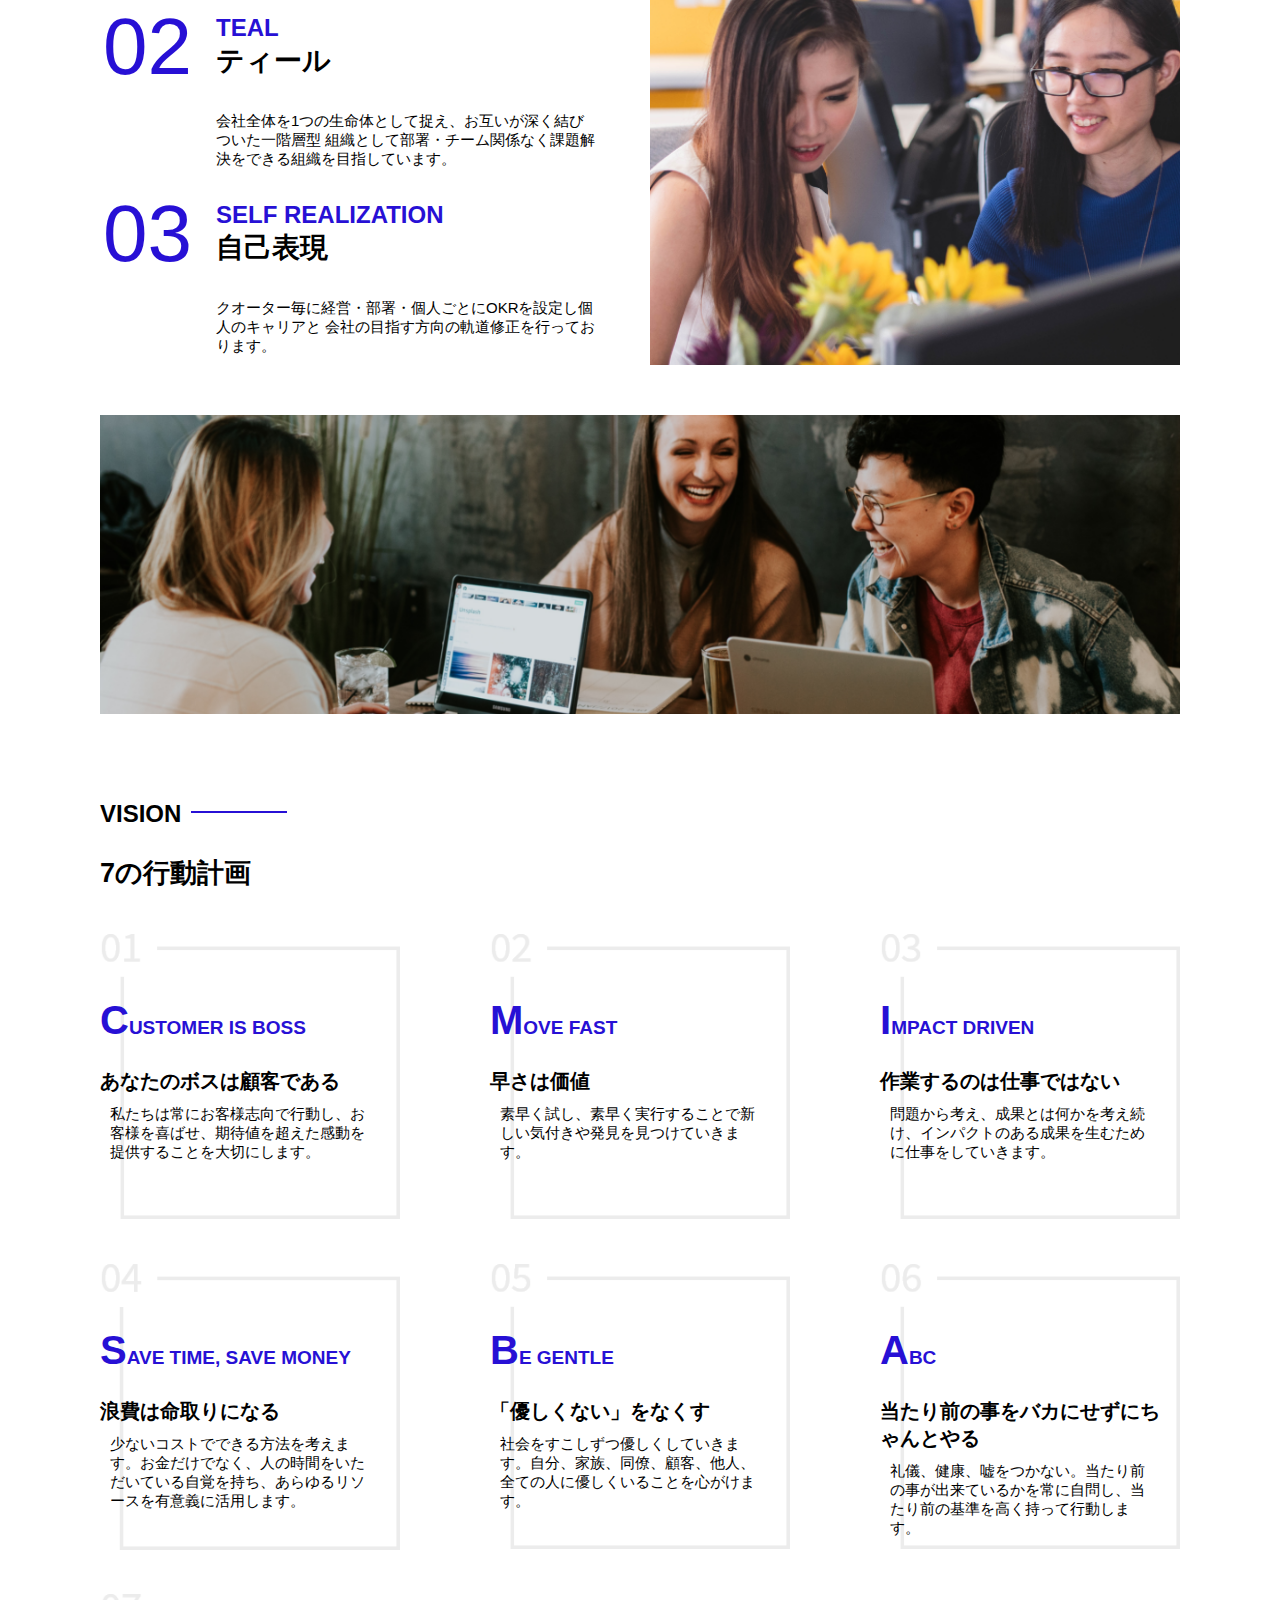
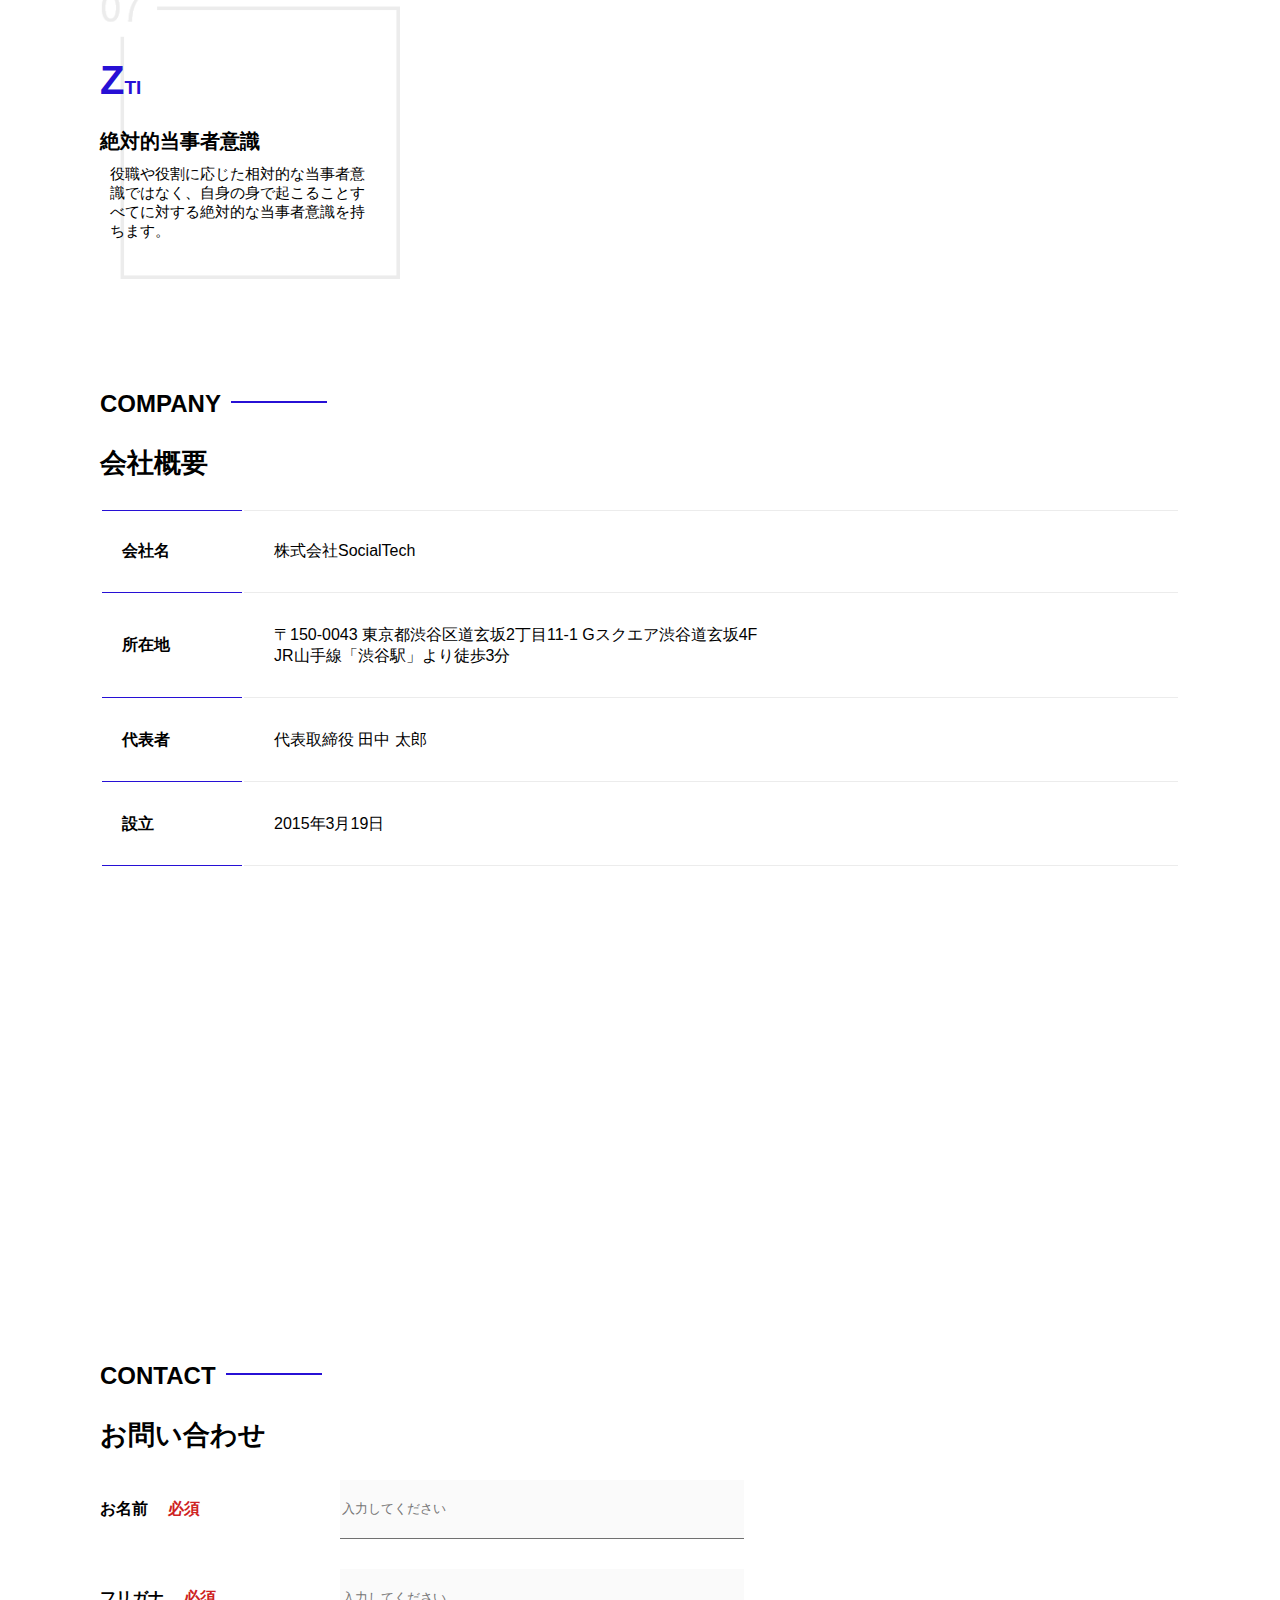
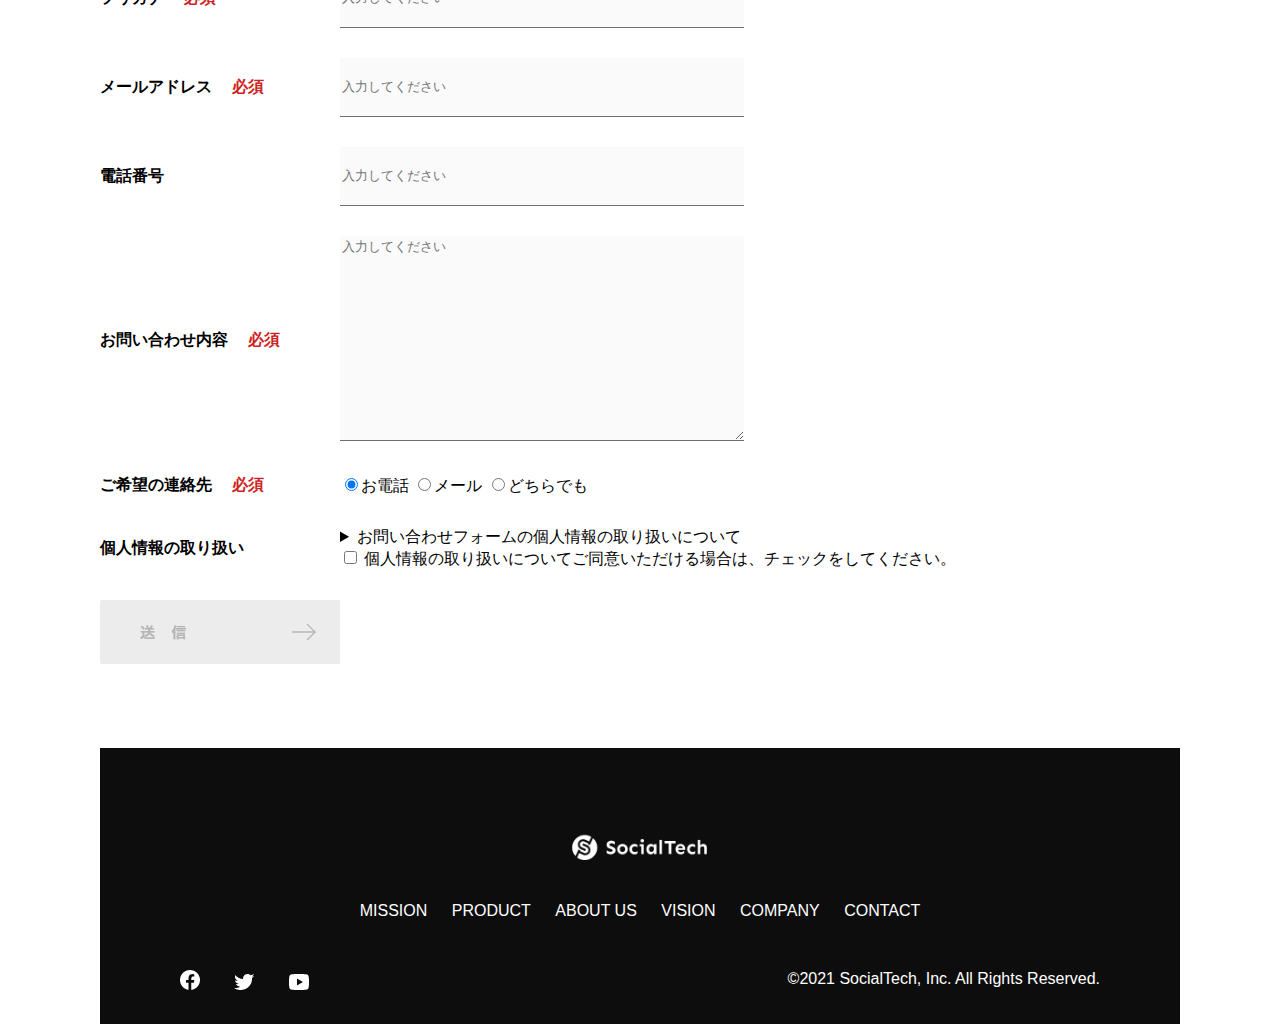
<file: kadai_tutorial_output/index.html>
<!DOCTYPE html>
  <html>
    <head>
      <title>SocialTech</title>
        <meta charset="UTF-8">
        <meta name="description" content="SocialTechはEdTech業界のリーディングカンパニーを目指します。">
        <meta name="viewport" content="width=device-width, initial-scale=1.0">
        <link rel="stylesheet" href="style.css">
    </head>
    <body>
      <header>
        <a href="index.html" id="logo"><img src="images/logo.png" alt="トップページに戻る"></a>

        <!-- PC用ナビゲーション -->
        <nav id="nav-pc">
          <a href="mission.html">MISSION</a>
          <a href="product.html">PRODUCT</a>
          <a href="index.html#aboutus">ABOUT US</a>
          <a href="index.html#vision">VISION</a>
          <a href="index.html#company">COMPANY</a>
          <a href="index.html#contact">CONTACT</a>
        </nav>
        <!-- スマホ用メニューボタン -->
        <img id="menu-sp" src="images/button-menu.png" alt="ナビゲーションを開く" onclick="document.getElementById('nav-sp').style.display = 'block'">

        <!-- スマホ用ナビゲーション -->
        <!-- onclickの部分：nav-spというidを持つ要素に対し、クリック（タップ）時にdisplay: none;というスタイルを適用する -->
        <nav id="nav-sp">
          <img id="close" src="images/button-close.png" alt="ナビゲーションを閉じる" onclick="document.getElementById('nav-sp').style.display = 'none'">
          <a id="logo-sp" href="index.html" onclick="document.getElementById('nav-sp').style.display = 'none'"><img src="images/logo-sp.png" alt="トップページに戻る"></a>
          <a class="menu" href="mission.html" onclick="document.getElementById('nav-sp').style.display = 'none'">MISSION</a>
          <a class="menu" href="product.html" onclick="document.getElementById('nav-sp').style.display = 'none'">PRODUCT</a>
          <a class="menu" href="index.html#aboutus" onclick="document.getElementById('nav-sp').style.display = 'none'">ABOUTUS</a>
          <a class="menu" href="index.html#vision" onclick="document.getElementById('nav-sp').style.display = 'none'">VISION</a>
          <a class="menu" href="index.html#company" onclick="document.getElementById('nav-sp').style.display = 'none'">COMPANY</a>
          <a class="menu" href="index.html#contact" onclick="document.getElementById('nav-sp').style.display = 'none'">CONTACT</a>
          <div id="sns">
            <a href="https://www.facebook.com/sejuku2013"><img src="images/button-facebook.png" alt="Facebookのリンク"></a>
            <a href="https://twitter.com/samuraijuku"><img src="images/button-twitter.png" alt="Twitterのリンク"></a>
            <a href="https://www.youtube.com/channel/UCCFOQO5aDK0xXam4cUQXT8g"><img src="images/button-youtube.png" alt="YouTubeのリンク"></a>
          </div>
        </nav>
      </header>

      <main>
        <article>
          <!-- メインビジュアル -->
          <section id="main-visual">
            <div id="main-message">
              <h1>WORLD PEACE</h1>
              <P>IT教育で世界平和を実現する</P>
            </div>
            <img src="images/index/index-main.png" alt="PCの周りに集まる多国籍の仲間たち">
          </section>

          <section id="mission">
              <h2 class="index-h2">MISSION</h2>
            <div id="mission-flex">
              <div>
                <img id="mission-photo" src="images/index/index-mission.png" alt="屋外のベンチで写真を撮影する多国籍の仲間たち">
                <h3>世界平和の実現</h3>
                <p>
                  人類の悲願である世界平和。世界平和を脅かす様々な社会問題を解決するためには、イノベーションをどんどん起こしていく必要があります。SocialTechは、プログラミング教育を通してイノベーターを輩出することで、世界平和という大きなテーマに挑んでいきます。 
                </p>
              </div>

              <div>
                <img id="s2dgs" src="images/index/s2dgs.png" alt="s2dgs">
                <h3>s2dgsの実現</h3>
                <p>国連が掲げる「Sustainable Development Goals（持続可能な開発目標）」に含まれる17つのグローバル目標のうち、以下の5つの目標の実現をミッションとしてサービスを展開しています。</p>
                <a href="mission.html">
                  <img src="images/button-more.png" alt="もっとみる">
                </a>
               </div>
            </div>
          </section>

          <!-- プロダクト -->
          <section id="product">
            <h2 class="index-h2">PRODUCT</h2>
            <div>
              <div id="product-left">

                <div>
                  <img class="product-photo" src="images/index/index-mantoman.png" alt="PCでコードを書く男性">
                  <div class="product-explain">
                    <span>MAN TO MAIN</span>
                    <h3>プログラミング教育</h3>
                    <p>2013年より日本で唯一の専属講師によるマンツーマンのプログラミングレッスンを開始。AI/人工知能やウェブデザインの学習も可能です。</p>
                  </div>
                </div>

                <div>
                  <img class="product-photo" src="images/index/index-career.png" alt="笑顔で話し合う2人の男性">
                  <div class="product-explain">
                    <span>CAREER</span>
                    <h3>人材紹介事業</h3>
                    <p>エンジニアへの転職に特化した履歴書や職務経歴書のアドバイスや面接対策を行い、豊富な求人の中から最適なキャリア選択を支援します。</p>
                  </div>
                </div>
                
              </div>

              <div id="product-right">
                <div>
                  <img class="product-photo" src="images/index/index-media.png" alt="スマートフォンを操作する人">
                  <div class="product-explain">
                    <span>MEDIA</span>
                    <h3>プログラミング学習メディア</h3>
                    <p>月間200万人に読まれる日本最大級のプログラミング学習サイト「SocialTech Blog」やYouTubeチャンネルにて学習情報を発信しています。</p>
                  </div>
                </div>
                <div>
                  <img class="product-photo" src="images/index/index-b2b.png" alt="講演中の男性とそれを聴く人々">
                  <div class="product-explain">
                    <span>B2B</span>
                    <h3>法人研修事業</h3>
                    <p>社員のスキルアップ・資格取得・福利厚生を目的としたプログラミング法人研修。貴社の事業モデルに合わせた研修内容の提案を致します。</p>
                  </div>
                </div>
              </div>
            </div>
            <div>
              <a id="product-more" href="product.html">
                <img src="images/button-more.png" alt="もっとみる">
              </a>
            </div>
          </section>

          <!-- ABOUT US -->
          <section id="aboutus">
            <h2 class="index-h2">ABOUT US</h2>
            <h3>3つの組織文化</h3>
            <div>

              <table class="culture-table">

                <tr>
                  <td>
                    <span class="culture-num">01</span>
                  </td>
                  <td>
                    <span class="culture-en">FLEXIBLE</span>
                    <span class="culture-jp">フレキシブル</span>
                  </td>
                </tr>
                <tr>
                  <td>
                    <!-- 空のセル -->
                  </td>
                  <td>
                    <p class="culture-description">
                      リモートワーク、フルフレックス、副業推奨など1人1人が最大限のパフォーマンスを発揮できる柔軟な働き方を促進しています。
                    </p>
                  </td>
                </tr>

                <tr>
                  <td>
                    <span class="culture-num">02</span>
                  </td>
                  <td>
                    <span class="culture-en">TEAL</span>
                    <span class="culture-jp">ティール</span>
                  </td>
                </tr>
                <tr>
                  <td>
                    <!-- 空のセル -->
                  </td>
                  <td>
                    <p class="culture-description">
                      会社全体を1つの生命体として捉え、お互いが深く結びついた一階層型
                      組織として部署・チーム関係なく課題解決をできる組織を目指しています。
                    </p>
                  </td>
                </tr>

                <tr>
                  <td>
                    <span class="culture-num">03</span>
                  </td>
                  <td>
                    <span class="culture-en">SELF REALIZATION</span>
                    <span class="culture-jp">自己表現</span>
                  </td>
                </tr>
                <tr>
                  <td>
                    <!-- 空のセル -->
                  </td>
                  <td>
                    <p class="culture-description">
                      クオーター毎に経営・部署・個人ごとにOKRを設定し個人のキャリアと
                      会社の目指す方向の軌道修正を行っております。
                    </p>
                  </td>
                </tr>
              </table>
              <img class="culture-img" src="images/index/index-aboutus1.png" alt="笑顔で話し合う2人の女性">

            </div>
            <img class="culture-img2" src="images/index/index-aboutus2.png" alt="笑顔で話し合う3人の男女">
          </section>

          <!-- VISION -->
          <section id="vision">
            <h2>VISION</h2>
            <h3>7の行動計画</h3>
            <div>
              <div class="vision-box">
                  <img src="images/index/vision-01.png" alt="01">
                  <span>
                    <h4>CUSTOMER IS BOSS</h4>
                    <h5>あなたのボスは顧客である</h5>
                    <p>私たちは常にお客様志向で行動し、お客様を喜ばせ、期待値を超えた感動を提供することを大切にします。</p>
                  </span>
              </div>
              <div class="vision-box">
                <img src="images/index/vision-02.png" alt="02">
                <span>
                  <h4>MOVE FAST</h4>
                  <h5>早さは価値</h5>
                  <p>素早く試し、素早く実行することで新しい気付きや発見を見つけていきます。</p>
                </span>
              </div>
              <div class="vision-box">
                <img src="images/index/vision-03.png" alt="03">
                <span>
                  <h4>IMPACT DRIVEN</h4>
                  <h5>作業するのは仕事ではない</h5>
                  <p>問題から考え、成果とは何かを考え続け、インパクトのある成果を生むために仕事をしていきます。</p>
                </span>
              </div>
              <div class="vision-box">
                <img src="images/index//vision-04.png" alt="04">
                <span>
                  <h4>SAVE TIME, SAVE MONEY</h4>
                  <h5>浪費は命取りになる</h5>
                  <p>少ないコストでできる方法を考えます。お金だけでなく、人の時間をいただいている自覚を持ち、あらゆるリソースを有意義に活用します。</p>
                </span>
              </div>
              <div class="vision-box">
                <img src="images/index/vision-05.png" alt="05">
                <span>
                  <h4>BE GENTLE</h4>
                  <h5>「優しくない」をなくす</h5>
                  <p>社会をすこしずつ優しくしていきます。自分、家族、同僚、顧客、他人、全ての人に優しくいることを心がけます。</p>
                </span>
              </div>
              <div class="vision-box">
                <img src="images/index/vision-06.png" alt="06">
                <span>
                  <h4>ABC</h4>
                  <h5>当たり前の事をバカにせずにちゃんとやる</h5>
                  <p>礼儀、健康、嘘をつかない。当たり前の事が出来ているかを常に自問し、当たり前の基準を高く持って行動します。</p>
                </span>
              </div>
              <div class="vision-box">
                <img src="images/index/vision-07.png" alt="07">
                <span>
                  <h4>ZTI</h4>
                  <h5>絶対的当事者意識</h5>
                  <p>役職や役割に応じた相対的な当事者意識ではなく、自身の身で起こることすべてに対する絶対的な当事者意識を持ちます。</p>
                </span>
              </div>
            </div>
          </section>

  

          <!-- COMPANY -->
        <section id="company">
            <h2 class="index-h2">COMPANY</h2>
            <h3>会社概要</h3>
          <table id="company-table">
              <tr>
                <th class="tableheader-first">会社名</th>
                <td class="cell-first">株式会社SocialTech</td>
              </tr>
              <tr>
                <th class="tableheader">所在地</th>
                <td class="cell">〒150-0043 東京都渋谷区道玄坂2丁目11-1 Gスクエア渋谷道玄坂4F<br>JR山手線「渋谷駅」より徒歩3分</td>
              </tr>
              <tr>
                <th class="tableheader">代表者</th>
                <td class="cell">代表取締役 田中 太郎</td>
              </tr>
              <tr>
                <th class="tableheader">設立</th>
                <td class="cell">2015年3月19日</td>
              </tr>
          </table>
          <iframe
          src="https://www.google.com/maps/embed?pb=!1m18!1m12!1m3!1d3241.7759544892483!2d139.69399665123464!3d35.65789123876098!2m3!1f0!2f0!3f0!3m2!1i1024!2i768!4f13.1!3m3!1m2!1s0x60188caa0042e8d1%3A0xba130bea826a7aa2!2z44CSMTUwLTAwNDMg5p2x5Lqs6YO95riL6LC35Yy66YGT546E5Z2C77yS5LiB55uu77yR77yR4oiS77yR!5e0!3m2!1sja!2sjp!4v1636872991912!5m2!1sja!2sjp"
          style="border:0;" allowfullscreen="" loading="lazy">
          <!-- src属性では、地図画像のURLを指定
          style属性では、地図画像の枠線を0に指定
          allowfullscreen属性では、全画面モードを許可する指定 -->
          </iframe>
        </section>

        <!-- CONTACT -->
        <!-- お問い合わせフォーム -->
        <section id="contact">
          <h2 class="index-h2">CONTACT</h2>
          <h3>お問い合わせ</h3>
        <!-- STATIC FORMSのフォームタグ -->
            <form action="https://api.staticforms.xyz/submit" method="post">
              <input type="text" name="honeypot" style="display:none">
              <!-- STATIC FORMSのアクセスキー -->
              <input type="hidden" name="accessKey" value="1929eef1-5d56-4073-9c76-92c3fa5c4df6">
              <!--メールのタイトル-->
              <input type="hidden" name="subject" value="お問い合わせフォーム" />
              <!--送信先のメールアドレスをvalueに設定する-->
              <input type="hidden" name="replyTo" value="kawara-m@nas-p.co.jp">
              <!--redirectToのURLは公開後のURLへリンクする-->
              <input type="hidden" name="redirectTo" value="">
            <div>
              <div class="contact-heading">
                <label class="contact-label">お名前<span class="contact-span">必須</span></label>
              </div>
              <div>
                <input type="text" name="name" placeholder="入力してください" class="contact-textbox">
              </div>
            </div>
            <div>
              <div class="contact-heading">
                <label class="contact-label">フリガナ<span class="contact-span">必須</span></label>
              </div>
              <div>
                <input type="text" name="hurigana" placeholder="入力してください" class="contact-textbox">
              </div>
            </div>
            <div>
              <div class="contact-heading">
                <label class="contact-label">メールアドレス<span class="contact-span">必須</span></label>
              </div>
              <div>
                <input type="text" name="email" placeholder="入力してください" class="contact-textbox">
              </div>
            </div>
            <div>
              <div class="contact-heading">
                <label class="contact-label">電話番号</label>
              </div>
              <div>
                <input type="text" name="tel" placeholder="入力してください" class="contact-textbox">
              </div>
            </div>  
            <div> 
              <div class="contact-heading">
              <label class="contact-label">お問い合わせ内容<span class="contact-span">必須</span></label>
             </div>
             <div>
              <textarea class="contact-textarea" placeholder="入力してください" name="message"></textarea>
            </div>
          </div>

             <!-- ラジオボタンのとこ -->
              <!-- name属性は、要素に名前をつけて種類を区別するために指定します。
              すべてのラジオボタンのname属性を同じすれば、ラジオボタンを一つだけ選択できるようになります。 -->
              <!-- value属性の値は、そのラジオボタンが選択されている時に送信されることになります。 -->
              <!-- checkedを指定したラジオボタンは、最初から選択された状態になります。 -->
             <div>
              <div class="contact-heading">
                <label class="contact-label">ご希望の連絡先<span class="contact-span">必須</span></label>
              </div>
              <div>
                <input class="radiobutton" type="radio" value="tel" name="contact" checked><label>お電話</label>  
                <input class="radiobutton" type="radio" value="mail" name="contact"><label>メール</label>
                <input class="radiobutton" type="radio" value="both" name="contact"><label>どちらでも</label>
              </div>
             </div>

             <div>
              <div class="contact-heading">
                <label class="contact-label">個人情報の取り扱い</label>
              </div>
              <div>
                <details>
                  <summary>お問い合わせフォームの個人情報の取り扱いについて</summary>
                  <!-- <summary> 要素をクリックすると、親の <details> 要素の開閉状態を切り替えることができる。 -->
                    <div>
                      <span>１．組織の名称又は氏名</span><br>
                      株式会社SocialTech<br><br>
                      <span>２．個人情報保護管理者（若しくはその代理人）の氏名又は職名、所属及び連絡先
                        鈴木 一郎 コーポレート部</span><br>
                      メールアドレス：support@socialtech.net<br>
                      TEL：03-xxxx-xxxx<br>
                      <span>３．個人情報の利用目的</span><br>
                      ・本サービス及び本サービスに関連する情報の提供又はそれらに関する連絡のため<br>
                      ・ユーザーの本人確認のため<br>
                      ・当社サービスのご案内のため<br>
                      ・当社の商品等の広告または宣伝（電子メールによるものを含むものとします。）<br><br>
                      <span>４．個人情報の取り扱い業務の委託</span><br>
                      個人情報の取扱業務の全部または一部を外部に業務委託する場合があります。<br>
                      その際、弊社は、個人情報を適切に保護できる管理体制を敷き実行していることを条件として<br>
                      委託先を厳選したうえで、機密保持契約を委託先と締結し、お客様の個人情報を厳密に管理させます。<br><br>
                      <span>５．個人情報の開示等の請求</span><br>
                      お客様は、弊社に対してご自身の個人情報の開示等（利用目的の通知、開示、内容の訂正・追加・削除、利用の停止または消去、第三者への提供の停止）に関して、当社問合わせ窓口に申し出ることができます。<br>
                      その際、弊社はお客様ご本人を確認させていただいたうえで、合理的な期間内に対応いたします。<br><br>
                      なお、個人情報に関する弊社問合わせ先は、次の通りです。<br><br>
                      株式会社SocialTech　個人情報問合せ窓口<br>
                      〒150-0043　東京都渋谷区道玄坂2丁目11-1 Ｇスクエア渋谷道玄坂 4F<br>
                      メールアドレス：support@socialtech.net　TEL：03-xxxx-xxxx<br><br>
                      <span>６．個人情報を提供されることの任意性について</span><br><br>
                      お客様がご自身の個人情報を弊社に提供されるか否かは、お客様のご判断によりますが、もしご提供されない場合には、適切なサービスが提供できない場合がありますので予めご了承ください。
                    </div>
                </details>
                <input type="checkbox" name="agree">
                <span>個人情報の取り扱いについてご同意いただける場合は、チェックをしてください。</span>
              </div>
             </div>
             <input type="image" src="images/button-submit.png" alt="送信する">

          </form>
        </section>
        </article>
        
        <!-- フッター -->
        <footer>
          <div id="footer-logo">
            <img src="images/logo-sp.png" alt="SocialTech">
          </div>
          <div id="footer-link">
            <a href="mission.html">MISSION</a>
            <a href="product.html">PRODUCT</a>
            <a href="index.html#aboutus">ABOUT US</a>
            <a href="index.html#vision">VISION</a>
            <a href="index.html#company">COMPANY</a>
            <a href="index.html#contact">CONTACT</a>
          </div>
          <div id="sns-footer">
            <a href="https://www.facebook.com/sejuku2013"><img src="images/button-facebook.png" alt="Facebookのリンク"></a>
            <a href="https://twitter.com/samuraijuku"><img src="images/button-twitter.png" alt="Twitterのリンク"></a>
            <a href="https://www.youtube.com/channel/UCCFOQO5aDK0xXam4cUQXT8g"><img src="images/button-youtube.png" alt="YouTubeのリンク"></a>
            <span id="copyright">&copy;2021 SocialTech, Inc. All Rights Reserved. </span>
          </div>
        </footer>
      </main>
    </body>
  </html>
</file>
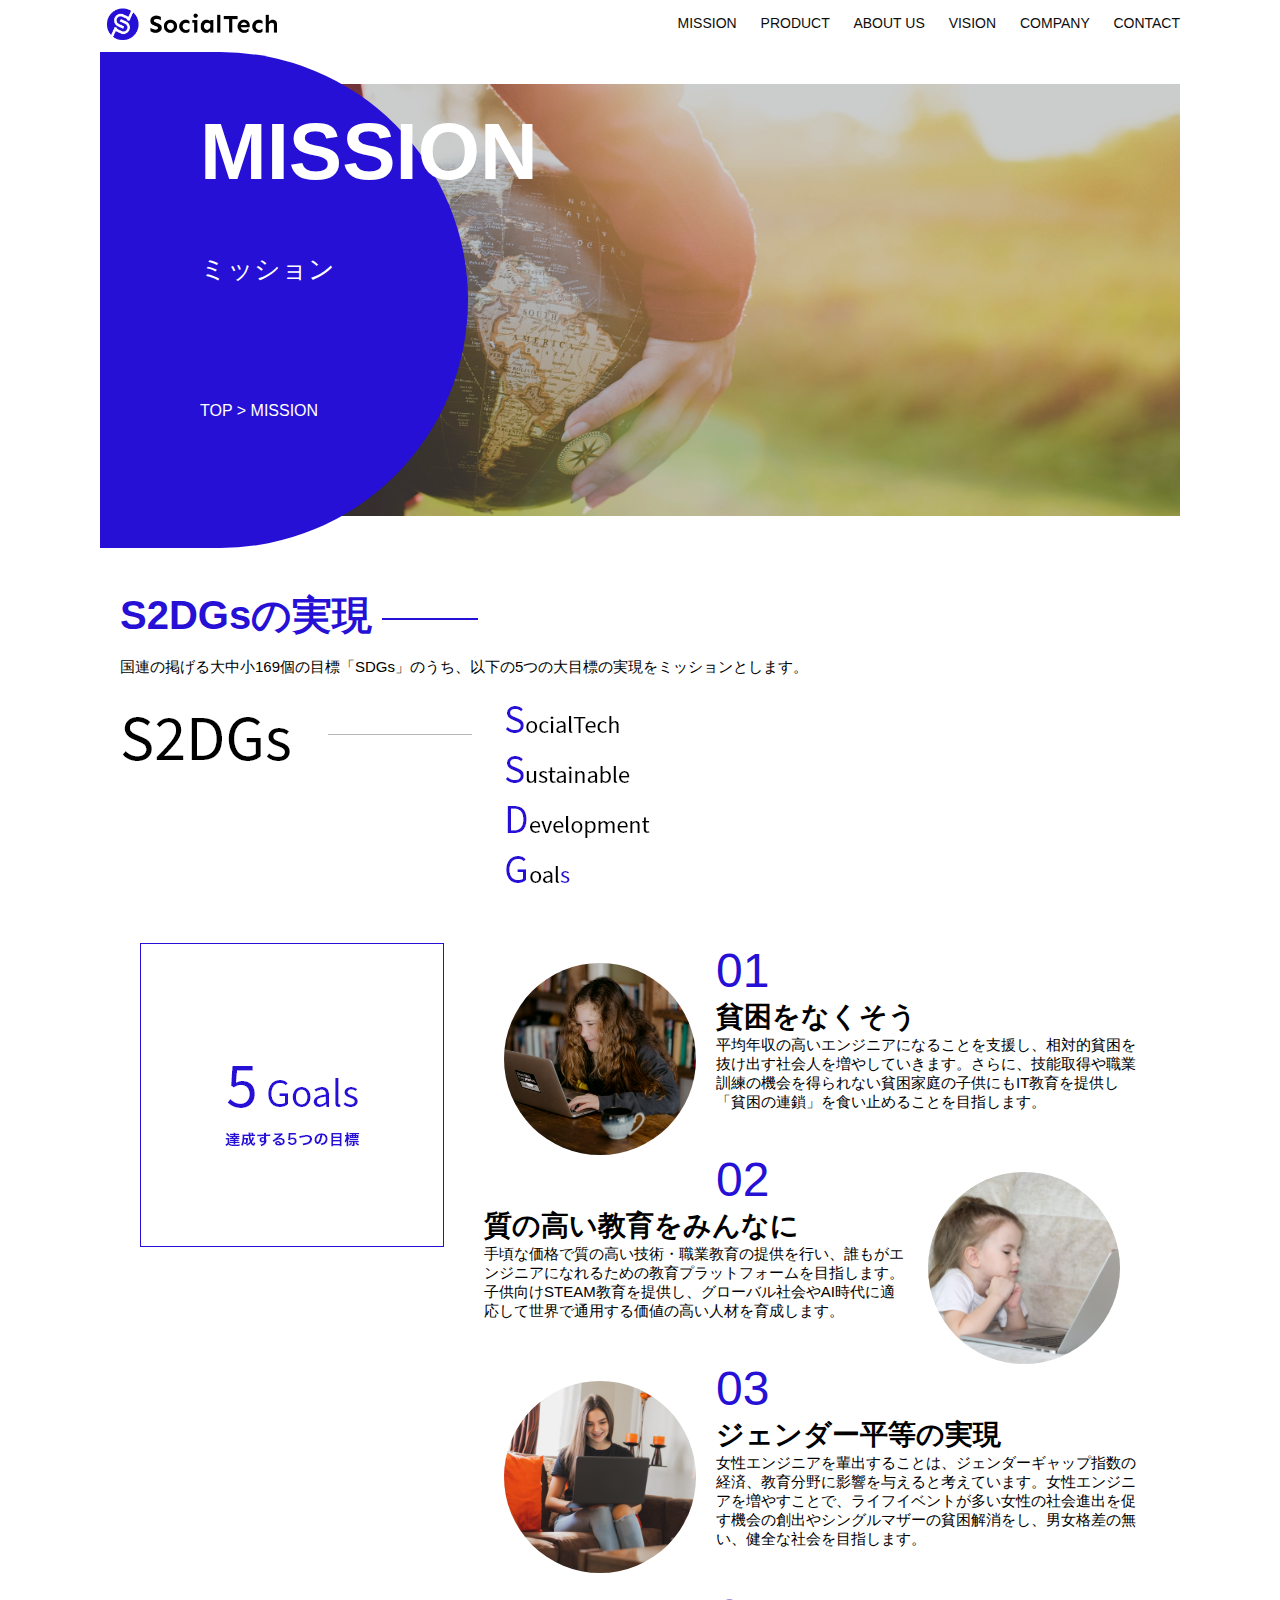
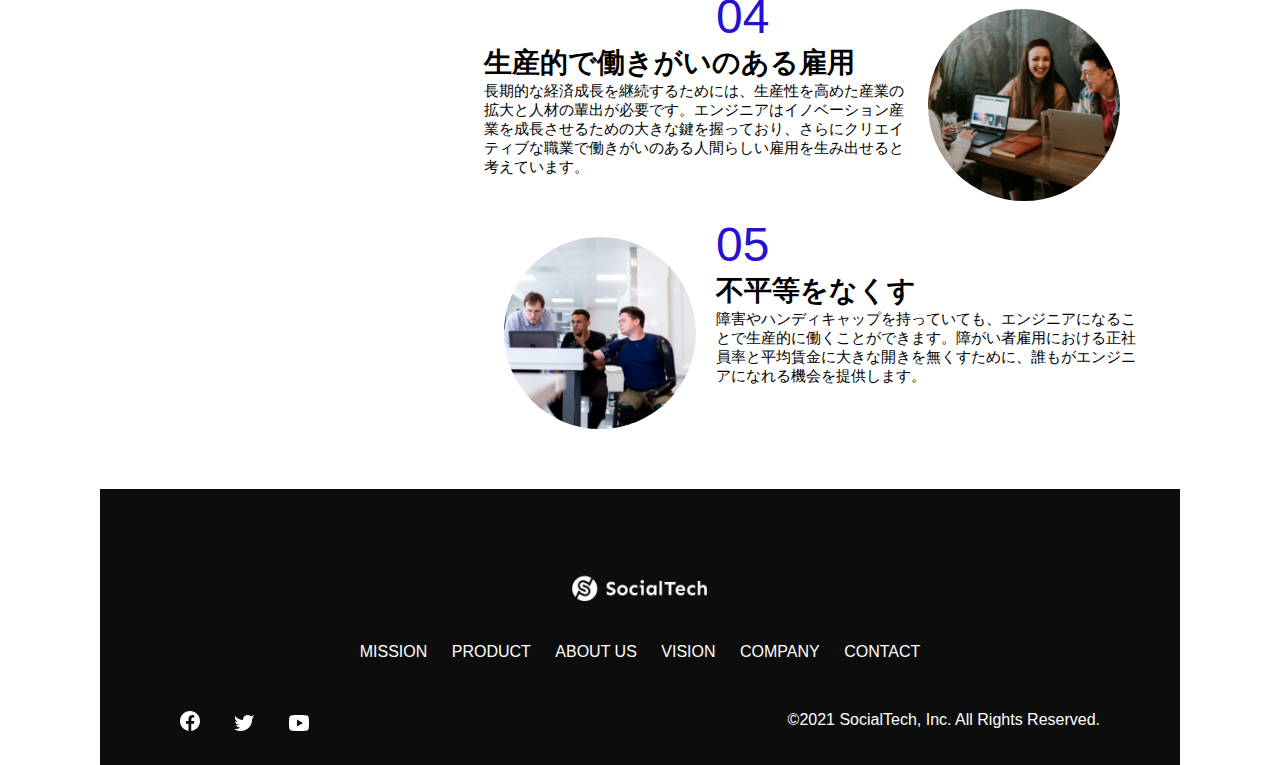
<file: kadai_tutorial_output/mission.html>
<!DOCTYPE html>
  <html>
  <head>
    <title>SocialTech - MISSION ミッション -</title>
    <meta charset="UTF-8">
    <meta name="description" content="SocialTechが目指す5つの目標（S2DGs）を紹介します">
    <meta name="viewport" content="width=device-width, initial-scale=1.0">
    <link rel="stylesheet" href="style.css">
  </head>
 
  <body>
    <!-- ヘッダー -->
    <header>
      <!-- ロゴ -->
      <a href="index.html" id="logo"><img src="images/logo.png" alt="トップページに戻る"></a>
  
      <!-- PC用ナビゲーション -->
      <nav id="nav-pc">
        <a href="mission.html">MISSION</a>
        <a href="product.html">PRODUCT</a>
        <a href="index.html#aboutus">ABOUT US</a>
        <a href="index.html#vision">VISION</a>
        <a href="index.html#company">COMPANY</a>
        <a href="index.html#contact">CONTACT</a>
      </nav>
  
      <!-- スマホ用メニューボタン -->
      <img id="menu-sp" src="images/button-menu.png" alt="ナビゲーションを開く" onclick="document.getElementById('nav-sp').style.display = 'block'">
  
      <!-- スマホ用ナビゲーション -->
      <nav id="nav-sp">
        <img id="close" src="images/button-close.png" alt="ナビゲーションを閉じる" onclick="document.getElementById('nav-sp').style.display = 'none'">
        <a id="logo-sp" href="index.html" onclick="document.getElementById('nav-sp').style.display = 'none'"><img
            src="images/logo-sp.png" alt="トップページに戻る"></a>
        <a class="menu" href="mission.html" onclick="document.getElementById('nav-sp').style.display = 'none'">MISSION</a>
        <a class="menu" href="product.html" onclick="document.getElementById('nav-sp').style.display = 'none'">PRODUCT</a>
        <a class="menu" href="index.html#aboutus" onclick="document.getElementById('nav-sp').style.display = 'none'">ABOUT
          US</a>
        <a class="menu" href="index.html#vision"
          onclick="document.getElementById('nav-sp').style.display = 'none'">VISION</a>
        <a class="menu" href="index.html#company"
          onclick="document.getElementById('nav-sp').style.display = 'none'">COMPANY</a>
        <a class="menu" href="index.html#contact"
          onclick="document.getElementById('nav-sp').style.display = 'none'">CONTACT</a>
        <div id="sns">
          <a href="https://www.facebook.com/sejuku2013"><img src="images/button-facebook.png" alt="Facebookのリンク"></a>
          <a href="https://twitter.com/samuraijuku"><img src="images/button-twitter.png" alt="Twitterのリンク"></a>
          <a href="https://www.youtube.com/channel/UCCFOQO5aDK0xXam4cUQXT8g"><img src="images/button-youtube.png" alt="YouTubeのリンク"></a>
        </div>
      </nav>
    </header>
    <main>
      <article>
        <section id="mission-main">
          <div id="mission-title">
            <h1>MISSION</h1>
            <span>ミッション</span>
            <div>TOP > MISSION</div><!-- パンくずリスト -->
          </div>
        </section>

        <section id="mission-s2dgs">
          <h2 class="mission-h2">S2DGsの実現</h2>
          <p>国連の掲げる大中小169個の目標「SDGs」のうち、以下の5つの大目標の実現をミッションとします。</p>
          <img src="images/mission/mission-s2dgs.png" alt="S2DGs">
        </section>

        <section id="mission-5goals">
          <div>
            <img id="s2dgs-image" src="images/mission/mission-5goals.png" alt="5Goals">
          </div>
          <div>
            <div>
              <img class="fivegoals-image-left" src="images/mission/mission-5goals01.png" alt="PCを操作する女の子">
              <span class="fivegoals-number">01</span>
              <h3 class="fivegoals-h3">貧困をなくそう</h3>
              <p class="fivegoals-p">平均年収の高いエンジニアになることを支援し、相対的貧困を抜け出す社会人を増やしていきます。さらに、技能取得や職業訓練の機会を得られない貧困家庭の子供にもIT教育を提供し「貧困の連鎖」を食い止めることを目指します。</p>
            </div>

            <div>
              <img class="fivegoals-image-right" src="images/mission/mission-5goals02.png" alt="PCを見つめる小さい女の子">
              <span class="fivegoals-number">02</span>
              <h3 class="fivegoals-h3">質の高い教育をみんなに</h3>
              <p class="fivegoals-p">
                手頃な価格で質の高い技術・職業教育の提供を行い、誰もがエンジニアになれるための教育プラットフォームを目指します。子供向けSTEAM教育を提供し、グローバル社会やAI時代に適応して世界で通用する価値の高い人材を育成します。
              </p>
            </div>
    
            <div>
              <img class="fivegoals-image-left" src="images/mission/mission-5goals03.png" alt="PCを操作する女性">
              <span class="fivegoals-number">03</span>
              <h3 class="fivegoals-h3">ジェンダー平等の実現</h3>
              <p class="fivegoals-p">
                女性エンジニアを輩出することは、ジェンダーギャップ指数の経済、教育分野に影響を与えると考えています。女性エンジニアを増やすことで、ライフイベントが多い女性の社会進出を促す機会の創出やシングルマザーの貧困解消をし、男女格差の無い、健全な社会を目指します。
              </p>
            </div>
    
            <div>
              <img class="fivegoals-image-right" src="images/mission/mission-5goals04.png" alt="笑顔で話し合う3人の男女">
              <span class="fivegoals-number">04</span>
              <h3 class="fivegoals-h3">生産的で働きがいのある雇用</h3>
              <p class="fivegoals-p">
                長期的な経済成長を継続するためには、生産性を高めた産業の拡大と人材の輩出が必要です。エンジニアはイノベーション産業を成長させるための大きな鍵を握っており、さらにクリエイティブな職業で働きがいのある人間らしい雇用を生み出せると考えています。
              </p>
            </div>
    
            <div>
              <img class="fivegoals-image-left" src="images/mission/mission-5goals05.png" alt="障害を持つ男性が生き生きと働く様子">
              <span class="fivegoals-number">05</span>
              <h3 class="fivegoals-h3">不平等をなくす</h3>
              <p class="fivegoals-p">
                障害やハンディキャップを持っていても、エンジニアになることで生産的に働くことができます。障がい者雇用における正社員率と平均賃金に大きな開きを無くすために、誰もがエンジニアになれる機会を提供します。
              </p>
            </div>
          </div>
          </div>

        </section>
      </article>




      <footer>
        <div id="footer-logo">
          <img src="images/logo-sp.png" alt="SocialTech">
        </div>
        <div id="footer-link">
          <a href="mission.html">MISSION</a>
          <a href="product.html">PRODUCT</a>
          <a href="index.html#aboutus">ABOUT US</a>
          <a href="index.html#vision">VISION</a>
          <a href="index.html#company">COMPANY</a>
          <a href="index.html#contact">CONTACT</a>
        </div>
        <div id="sns-footer">
          <a href="https://www.facebook.com/sejuku2013"><img src="images/button-facebook.png" alt="Facebookのリンク"></a>
          <a href="https://twitter.com/samuraijuku"><img src="images/button-twitter.png" alt="Twitterのリンク"></a>
          <a href="https://www.youtube.com/channel/UCCFOQO5aDK0xXam4cUQXT8g"><img src="images/button-youtube.png" alt="YouTubeのリンク"></a>
          <span id="copyright">&copy;2021 SocialTech, Inc. All Rights Reserved. </span>
        </div>
      </footer>
    </main>
  </body>
 
  </html>
</file>
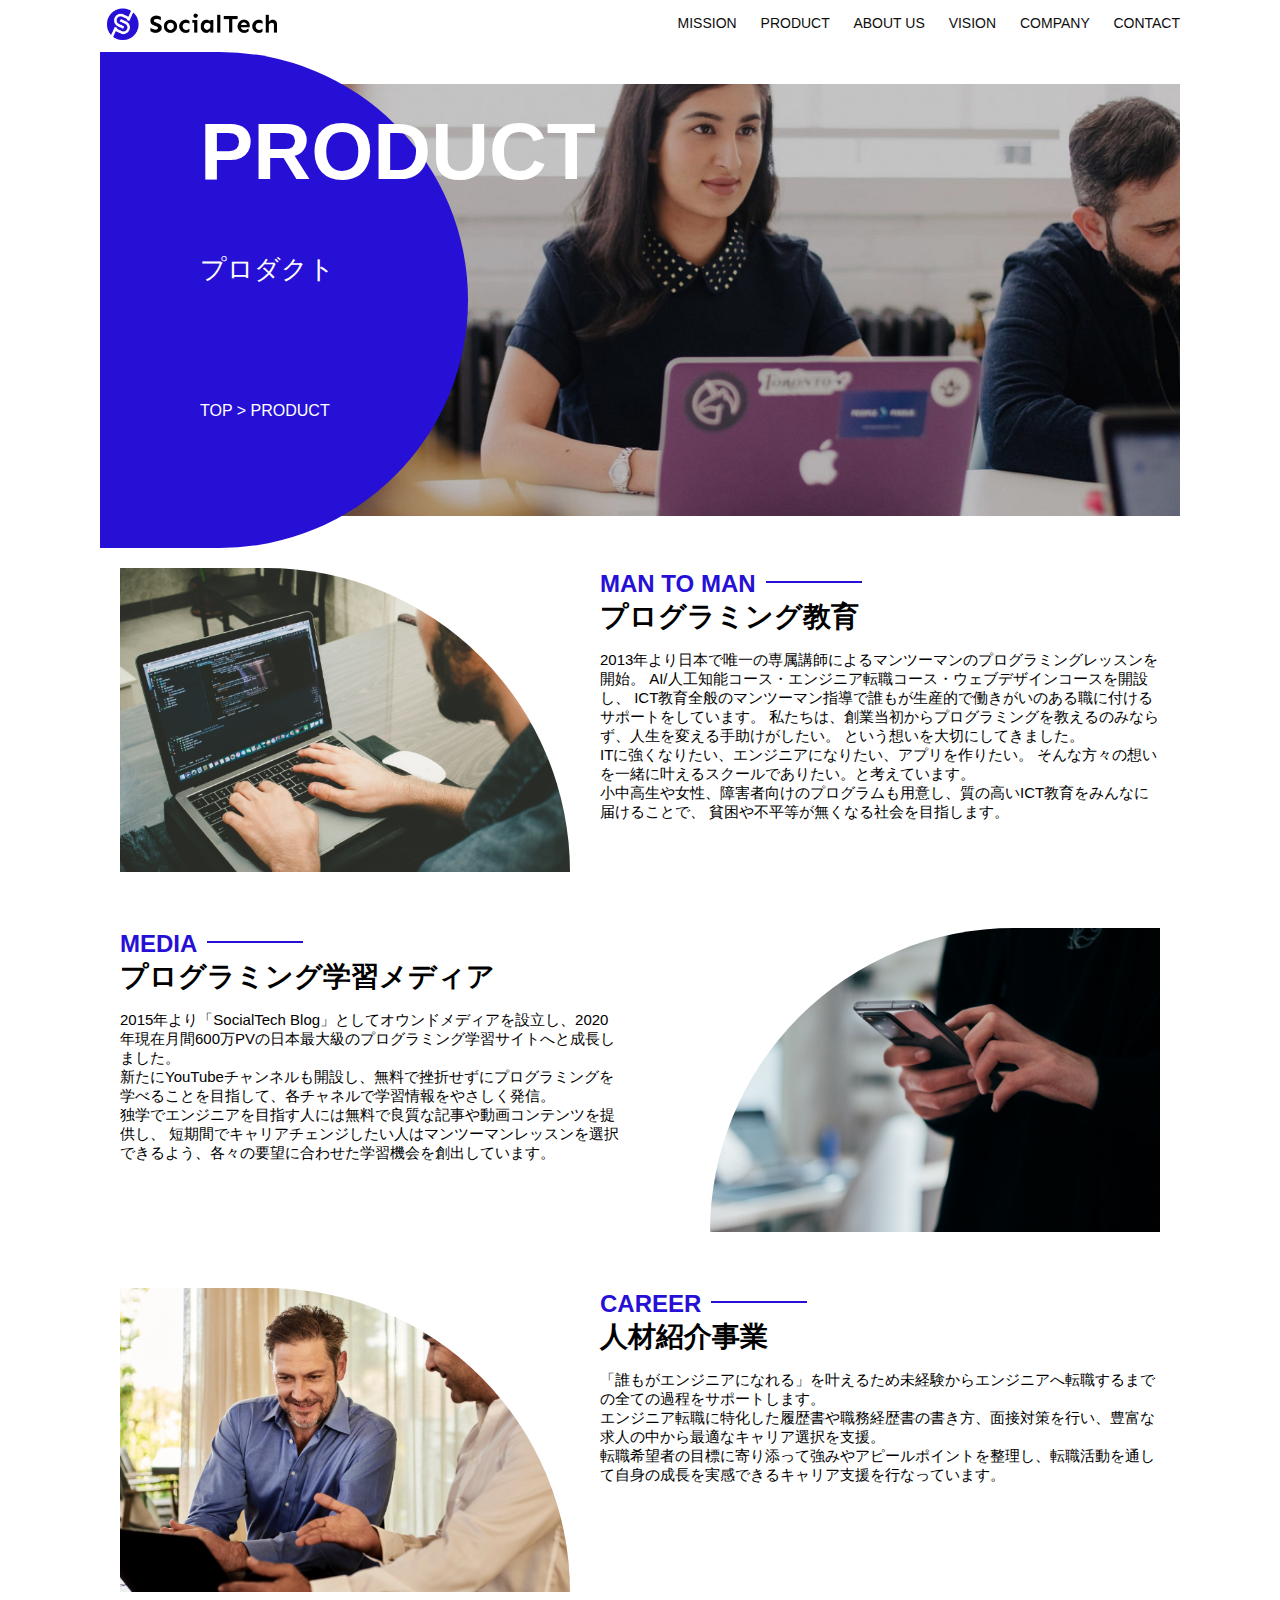
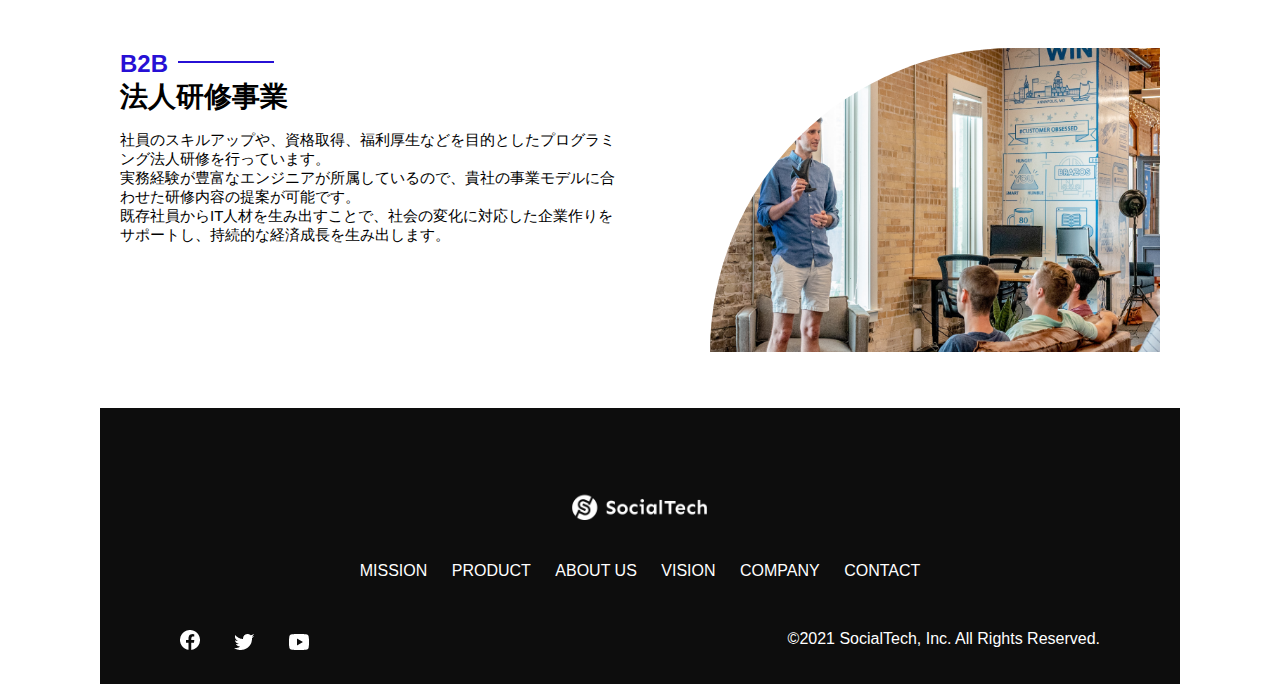
<file: kadai_tutorial_output/product.html>
<!DOCTYPE html>
  <html>
  <head>
    <title>SocialTech - MISSION ミッション -</title>
    <meta charset="UTF-8">
    <meta name="description" content="SocialTechが目指す5つの目標（S2DGs）を紹介します">
    <meta name="viewport" content="width=device-width, initial-scale=1.0">
    <link rel="stylesheet" href="style.css">
  </head>
 
  <body>
    <!-- ヘッダー -->
      <header>
        <!-- ロゴ -->
        <a href="index.html" id="logo"><img src="images/logo.png" alt="トップページに戻る"></a>
    
        <!-- PC用ナビゲーション -->
        <nav id="nav-pc">
          <a href="mission.html">MISSION</a>
          <a href="product.html">PRODUCT</a>
          <a href="index.html#aboutus">ABOUT US</a>
          <a href="index.html#vision">VISION</a>
          <a href="index.html#company">COMPANY</a>
          <a href="index.html#contact">CONTACT</a>
        </nav>
    
        <!-- スマホ用メニューボタン -->
        <img id="menu-sp" src="images/button-menu.png" alt="ナビゲーションを開く" onclick="document.getElementById('nav-sp').style.display = 'block'">
    
        <!-- スマホ用ナビゲーション -->
        <nav id="nav-sp">
          <img id="close" src="images/button-close.png" alt="ナビゲーションを閉じる" onclick="document.getElementById('nav-sp').style.display = 'none'">
          <a id="logo-sp" href="index.html" onclick="document.getElementById('nav-sp').style.display = 'none'"><img
              src="images/logo-sp.png" alt="トップページに戻る"></a>
          <a class="menu" href="mission.html" onclick="document.getElementById('nav-sp').style.display = 'none'">MISSION</a>
          <a class="menu" href="product.html" onclick="document.getElementById('nav-sp').style.display = 'none'">PRODUCT</a>
          <a class="menu" href="index.html#aboutus" onclick="document.getElementById('nav-sp').style.display = 'none'">ABOUT
            US</a>
          <a class="menu" href="index.html#vision"
            onclick="document.getElementById('nav-sp').style.display = 'none'">VISION</a>
          <a class="menu" href="index.html#company"
            onclick="document.getElementById('nav-sp').style.display = 'none'">COMPANY</a>
          <a class="menu" href="index.html#contact"
            onclick="document.getElementById('nav-sp').style.display = 'none'">CONTACT</a>
          <div id="sns">
            <a href="https://www.facebook.com/sejuku2013"><img src="images/button-facebook.png" alt="Facebookのリンク"></a>
            <a href="https://twitter.com/samuraijuku"><img src="images/button-twitter.png" alt="Twitterのリンク"></a>
            <a href="https://www.youtube.com/channel/UCCFOQO5aDK0xXam4cUQXT8g"><img src="images/button-youtube.png" alt="YouTubeのリンク"></a>
          </div>
        </nav>
      </header>
      <main>
        <article>
          <section id="product-main">
            <div id="product-title">
              <h1>PRODUCT</h1>
              <span>プロダクト</span>
              <div>TOP > PRODUCT</div><!-- パンくずリスト -->
            </div>
          </section>
          
          <section class="product-section1">
            <img src="images/product/product-mantoman.png" alt="PCでコードを書く男性">
            <div>
              <h2 class="product-h2">MAN TO MAN</h2>
              <h3 class="product-h3">プログラミング教育</h3>
              <p>2013年より日本で唯一の専属講師によるマンツーマンのプログラミングレッスンを開始。
                AI/人工知能コース・エンジニア転職コース・ウェブデザインコースを開設し、
                ICT教育全般のマンツーマン指導で誰もが生産的で働きがいのある職に付けるサポートをしています。
                私たちは、創業当初からプログラミングを教えるのみならず、人生を変える手助けがしたい。
                という想いを大切にしてきました。<br>ITに強くなりたい、エンジニアになりたい、アプリを作りたい。
                そんな方々の想いを一緒に叶えるスクールでありたい。と考えています。
                <br>小中高生や女性、障害者向けのプログラムも用意し、質の高いICT教育をみんなに届けることで、
                貧困や不平等が無くなる社会を目指します。
              </p>
            </div>
          </section>

          <section class="product-section2">
            <div>
              <h2 class="product-h2">MEDIA</h2>
              <h3 class="product-h3">プログラミング学習メディア</h3>
              <p>2015年より「SocialTech
                Blog」としてオウンドメディアを設立し、2020年現在月間600万PVの日本最大級のプログラミング学習サイトへと成長しました。
                <br>新たにYouTubeチャンネルも開設し、無料で挫折せずにプログラミングを学べることを目指して、各チャネルで学習情報をやさしく発信。
                <br>独学でエンジニアを目指す人には無料で良質な記事や動画コンテンツを提供し、
                短期間でキャリアチェンジしたい人はマンツーマンレッスンを選択できるよう、各々の要望に合わせた学習機会を創出しています。
              </p>
            </div>
            <img src="images/product/product-media.png" alt="スマートフォンを操作する人">
          </section>

          <section class="product-section1">
            <img src="images/product/product-career.png" alt="笑顔で話し合う2人の男性">
            <div>
              <h2 class="product-h2">CAREER</h2>
              <h3 class="product-h3">人材紹介事業</h3>
              <p>「誰もがエンジニアになれる」を叶えるため未経験からエンジニアへ転職するまでの全ての過程をサポートします。
                <br>エンジニア転職に特化した履歴書や職務経歴書の書き方、面接対策を行い、豊富な求人の中から最適なキャリア選択を支援。
                <br>転職希望者の目標に寄り添って強みやアピールポイントを整理し、転職活動を通して自身の成長を実感できるキャリア支援を行なっています。<br>
              </p>
            </div>
          </section>

          <section class="product-section2">
            <div>
              <h2 class="product-h2">B2B</h2>
              <h3 class="product-h3">法人研修事業</h3>
              <p>社員のスキルアップや、資格取得、福利厚生などを目的としたプログラミング法人研修を行っています。
                <br>実務経験が豊富なエンジニアが所属しているので、貴社の事業モデルに合わせた研修内容の提案が可能です。
                <br>既存社員からIT人材を生み出すことで、社会の変化に対応した企業作りをサポートし、持続的な経済成長を生み出します。
              </p>
            </div>
            <img src="images/product/product-b2b.png" alt="講演中の男性とそれを聴く人々">
          </section>
        </article>
        <footer>
          <div id="footer-logo">
            <img src="images/logo-sp.png" alt="SocialTech">
          </div>
          <div id="footer-link">
            <a href="mission.html">MISSION</a>
            <a href="product.html">PRODUCT</a>
            <a href="index.html#aboutus">ABOUT US</a>
            <a href="index.html#vision">VISION</a>
            <a href="index.html#company">COMPANY</a>
            <a href="index.html#contact">CONTACT</a>
          </div>
          <div id="sns-footer">
            <a href="https://www.facebook.com/sejuku2013"><img src="images/button-facebook.png" alt="Facebookのリンク"></a>
            <a href="https://twitter.com/samuraijuku"><img src="images/button-twitter.png" alt="Twitterのリンク"></a>
            <a href="https://www.youtube.com/channel/UCCFOQO5aDK0xXam4cUQXT8g"><img src="images/button-youtube.png" alt="YouTubeのリンク"></a>
            <span id="copyright">&copy;2021 SocialTech, Inc. All Rights Reserved. </span>
          </div>
        </footer>
      </main>
    </body>

    </html>
</file>
<file: kadai_012/style.css>
/* PC、スマホ共通スタイル */
body {
  font-family: "Source Sans Pro", "Hiragino Kaku Gothic ProN", Meiryo, Arial,
    sans-serif;
}

p {
  font-size: 15px;
}

/*================
PC用のスタイル 
=================*/
/* 横幅設定 */
body {
  max-width: 1080px;
  min-width: 960px;
  margin: 0 auto 0 auto;
}

/* ヘッダー */
header {
  display: flex;
  justify-content: space-between;
}

/* ナビゲーションのレイアウト */
#nav-pc {
  text-align: right;
  font-size: 14px;
  padding-top: 15px;
}

/* ナビゲーションのリンクの装飾設定 */
#nav-pc>a {
  text-decoration: none;
  margin-left: 20px;
}

#nav-pc>a:link {
  color: #0d0d0d;
}

#nav-pc>a:visited {
  color: #0d0d0d;
}

#nav-pc>a:hover {
  color: #0d0d0d;
  text-decoration: underline;
}

#nav-pc>a:active {
  color: #0d0d0d;
}

/* メインビジュアル*/
#main-visual {
  position: relative;
  height: 400px;
}

#main-message {
  position: absolute;
  top: 0;
  left: 0;
  background-color: #2710d5;
  color: #ffffff;
  border-radius: 0 0 476px 0;
  max-width: 620px;
  height: 100%;
  width: 100%;
  z-index: 11;
}

#main-message>h1 {
  font-size: 60px;
  font-weight: bold;
  margin: 100px 0 0 50px;
}

#main-message>p {
  font-size: 28px;
  margin: 0 0 0 50px;
}

#main-visual>img {
  max-width: 620px;
  border-radius: 476px 0 0 0;
  position: absolute;
  top: 0;
  right: 0;
  z-index: 10;
}

/* 見出し */
h2 {
  margin: 40px 0 0 0;
}

h2::after {
  content: url("images/line.png");
  margin-left: 10px;
}

h3 {
  font-size: 27px;
}

/* ミッション */
#mission {
  margin: 80px auto 80px auto;
  width: 100%;
}

#mission-flex {
  width: 100%;
  display: flex;
}

#mission-flex>div {
  width: 50%;
  margin: 20px;
}

#mission-photo {
  width: 100%;
}

#s2dgs {
  margin-top: 50px;
}

/* プロダクト */
#product {
  background-color: #fafafa;
  width: 100%;
  margin: 80px 0 80px 0;
  padding: 10px 40px 0px 40px;
}

/* 外枠 */
#product>div {
  margin-top: 40px;
  display: flex;
}

/* 左のカラム */
#product-left {
  width: 50%;
  margin-right: 20px;
}

/* 右のカラム */
#product-right {
  width: 50%;
  margin-left: 20px;
  margin-top: 80px;
}

/* 画像＋説明の枠 */
#product-left>div {
  position: relative;
  height: 480px;
  margin-right: 20px;
}

#product-right>div {
  position: relative;
  height: 480px;
  margin-left: 20px;
}

/* 画像 */
.product-photo {
  width: 100%;
}

/* 説明文の枠 */
.product-explain {
  background-color: #ffffff;
  position: absolute;
  left: 0;
  top: 280px;
  margin: 0 40px 0 40px;
  padding: 20px;
  box-shadow: 5px 5px 10px rgba(0, 0, 0, 0.05);
}

/* 説明文の英語 */
.product-explain>span {
  color: #2710d5;
  font-weight: bold;
  font-size: 16px;
  margin: 0;
}

/* 説明文の見出し */
.product-explain>h3 {
  margin: 5px 0 5px 0;
}

/* 説明文 */
.product-explain>p {
  margin: 0;
}

/* 「もっとみる」ボタン */
#product-more {
  margin: 0 auto -42px auto;
}

/* ABOUT US */
#aboutus {
  margin: 80px auto 80px auto;
}

/* 3つの組織文化と画像を入れる枠 */
#aboutus>div {
  display: flex;
}

/* 画像 */
.culture-img {
  width: 100%;
  align-self: flex-start;
}

.culture-img2 {
  margin-top: 50px;
  width: 100%;
}

/* 3つの組織文化の表 */
.culture-table {
  max-width: 500px;
  margin-right: 50px;
}

/* 番号 */
.culture-num {
  font-size: 80px;
  color: #2710d5;
  margin: 0 20px 0 0;
}

/* 組織文化英語 */
.culture-en {
  color: #2710d5;
  font-weight: bold;
  font-size: 24px;
  display: block;
}

/* 組織文化日本語 */
.culture-jp {
  font-size: 28px;
  font-weight: bold;
}

/* 説明文 */
.culture-description {
  margin: 0;
}

/* ビジョン */
#vision {
  margin: 80px auto 80px auto;
}

/* セクション内の外枠 */
#vision>div {
  width: 100%;
  display: flex;
  justify-content: space-between;
  flex-wrap: wrap;
}

/* 7つの行動指針の枠 */
.vision-box {
  width: 300px;
  height: 300px;
  margin-bottom: 30px;
  position: relative;
}

.vision-box>img {
  width: 100%;
  height: auto;
  position: absolute;
  top: 0;
  left: 0;
  z-index: 30;
}

.vision-box>span {
  position: absolute;
  top: 0;
  left: 0;
  z-index: 31;
  margin-right: 20px;
}

.vision-box>span>h4 {
  color: #2710d5;
  font-size: 19px;
  margin: 80px 0 0 0;
  Ï
}

.vision-box>span>h4::first-letter {
  font-size: 40px;
}

.vision-box>span>h5 {
  font-size: 20px;
  margin: 0 0 0 0;
}

.vision-box>span>p {
  margin: 10px 0 0 0;
}

/* CASES */
#cases {
  margin: 40px 0px 40px 0px;
  width: 100%;
}

ul {
  display: flex;
  list-style: none;
}

li {
  width: 33%;
  margin: 20px;
}

.case-card {
  background-color: #FFFFFF;
  min-height: 400px;
  box-shadow: 5px 5px 15px rgba(0, 0, 0, 0.2);
}

.case-img {
  width: 100%;
}

.case-info {
  padding: 10px 20px 10px 20px;
}

.case-name {
  color: #2710d5;
  font-size: 19px;
}

.case-content {
  font-size: 14px;
}
/* 会社概要 */
#company {
  margin: 80px auto 80px auto;
}

#company-table {
  width: 100%;
}

.tableheader {
  text-align: left;
  padding: 20px;
  border-bottom-color: #2710d5;
  border-bottom-width: 1px;
  border-bottom-style: solid;
  width: 100px;
}

.tableheader-first {
  text-align: left;
  padding: 20px;
  border-bottom-color: #2710d5;
  border-bottom-width: 1px;
  border-bottom-style: solid;
  border-top-color: #2710d5;
  border-top-width: 1px;
  border-top-style: solid;
  width: 100px;
}

.cell {
  padding: 30px;
  border-bottom-color: #ececec;
  border-bottom-width: 1px;
  border-bottom-style: solid;
}

.cell-first {
  padding: 30px;
  border-bottom-color: #ececec;
  border-bottom-width: 1px;
  border-bottom-style: solid;
  border-top-color: #ececec;
  border-top-width: 1px;
  border-top-style: solid;
}

#company>iframe {
  width: 100%;
  height: 368px;
  margin-top: 40px;
}

/* お問い合わせ */
#contact {
  margin: 80px auto 80px auto;
}

/* 外枠 */
#contact>form>div {
  display: flex;
  flex-direction: row;
  flex-wrap: wrap;
  padding-bottom: 30px;
}

/* 左列の見出し */
.contact-heading {
  width: 240px;
  align-self: center;
}

/* 見出しのラベル */
.contact-label {
  font-weight: bold;
}

/* 必須 */
.contact-span {
  color: #ce2222;
  margin: 0 0 0 20px;
  font-weight: bold;
}

/* テキストボックス */
.contact-textbox {
  border-top: 0;
  border-left: 0;
  border-right: 0;
  border-bottom-width: 1px;
  border-bottom-color: #707070;
  border-bottom-style: solid;
  background-color: #fafafa;
  width: 400px;
  height: 56px;
}

/* お問い合わせ内容のテキストエリア */
.contact-textarea {
  border-top: 0;
  border-left: 0;
  border-right: 0;
  border-bottom-width: 1px;
  border-bottom-color: #707070;
  border-bottom-style: solid;
  background-color: #fafafa;
  width: 400px;
  height: 200px;
}

/* 個人情報の取り扱い */
details {
  width: 700px;
}

details>div {
  background-color: #fafafa;
  padding: 20px;
}

details>div>span {
  font-weight: bold;
}

/* フッター */
footer {
  background-color: #0d0d0d;
  text-align: center;
  padding: 80px 80px 30px 80px;
}

#footer-logo {
  margin-bottom: 30px;
}

#footer-link {
  margin-bottom: 50px;
}
#footer-link > a {
  text-decoration: none;
  margin: 10px;
}
#footer-link > a:link {
  color: #ffffff;
}
#footer-link > a:visited {
  color: #ffffff;
}
#footer-link > a:hover {
  color: #ffffff;
  text-decoration: underline;
}
#footer-link > a:active {
  color: #ffffff;
}

#sns-footer {
  text-align: left;
  width: 100%;
}

#sns-footer > a {
  margin-right: 30px;
}

#copyright {
  color: #ffffff;
  float: right;
}
</file>
<file: kadai_013/style.css>
/* PC、スマホ共通スタイル */
body {
  font-family: "Source Sans Pro", "Hiragino Kaku Gothic ProN", Meiryo, Arial,
    sans-serif;
}

p {
  font-size: 15px;
}

#main-visual>img {
  width: 100%;
}

/*================
PC用のスタイル 
=================*/
@media screen and (min-width: 768px) {
  /* 横幅設定 */
  body {
    max-width: 1080px;
    min-width: 960px;
    margin: 0 auto 0 auto;
  }

  /* ヘッダー */
  header {
    display: flex;
    justify-content: space-between;
  }

  /* ナビゲーションのレイアウト */
  #nav-pc {
    text-align: right;
    font-size: 14px;
    padding-top: 15px;
  }

  /* ナビゲーションのリンクの装飾設定 */
  #nav-pc>a {
    text-decoration: none;
    margin-left: 20px;
  }

  #nav-pc>a:link {
    color: #0d0d0d;
  }

  #nav-pc>a:visited {
    color: #0d0d0d;
  }

  #nav-pc>a:hover {
    color: #0d0d0d;
    text-decoration: underline;
  }

  #nav-pc>a:active {
    color: #0d0d0d;
  }

  #menu-sp{
    display: none;
  }

  #nav-sp {
    display: none;
  }
}

/*================
SP用のスタイル 
=================*/
@media screen and (max-width: 767px) {
  /* 横幅設定 */
  body {
    min-width: 375px;
    margin: 0;
  }

  #nav-pc {
    display: none;
  }

  #menu-sp {
    float: right;
    padding: 0;
  }

  #nav-sp {
    background-color: #ce933e;
    position: absolute;
    left: 0;
    top: 0;
    height: 100%;
    width: 100%;
    display: none;
    z-index: 100;
  }

  #close {
    position: absolute;
    top: 20px;
    right: 20px;
  }
  
  #logo-sp {
    margin: 80px 0 30px 20px;
  }

  #nav-sp > a {
    display: block;
  }

  #nav-sp > a:link {
    color: #ffffff;
  }

  #nav-sp > a:visited {
    color: #ffffff;
  }

  #nav-sp > a:hover {
    color: #ffffff;
    text-decoration: underline;
  }

  #nav-sp > a:active {
    color: #ffffff;
  }

  #nav-sp > .menu {
    text-decoration: none;
    display: block;
    margin: 0 20px 0 20px;
    height: 44px;
    font-size: 16px;
    background-image: url("images/arrow.png");
    background-repeat: no-repeat;
    background-position: right top;
  }


}
</file>
<file: kadai_tutorial_output/style.css>
/* PC、スマホ共通スタイル フォントにスペースが含まれる場合は""で囲む*/
body {
  font-family: "Source Sans Pro", "Hiragino Kaku Gothic ProN", Meiryo, Arial, sans-serif;
}

p {
  font-size: 15px;
}

/* ================
PC用のスタイル 
================*/

@media screen and (min-width: 768px){ 
  /* 横幅設定 */
body {
  max-width: 1080px;
  min-width: 960px;
  margin: 0 auto 0 auto;
}
/* ヘッダー */
header {
  display: flex;
  justify-content: space-between;
}

#nav-pc {
  text-align: right;
  font-size: 14px;
  padding-top: 15px;
}

/* ナビゲーションのリンクの装飾設定 */
/* >は直下の子要素に対してスタイルを適用する */
#nav-pc > a {
  text-decoration: none;
  margin-left: 20px;
}

#nav-pc > a:link {
  color: #0d0d0d;
}

#nav-pc > a:visited {
  color: #0d0d0d;
}

#nav-pc > a:hover {
  color: #0d0d0d;
  text-decoration: underline ;
}

#nav-pc > a:active {
  color: #0d0d0d;
}

#nav-sp,
#menu-sp{
  display: none;
}

/* メインビジュアル */
#main-visual {
  position: relative;
  height: 400px;
}

#main-message {
  position: absolute;
  top: 0;
  left: 0;
  background-color: #2710d5;
  color: #ffffff;
  /* border-radius：左上 右上 右下 左下; */
  border-radius: 0 0 476px 0;
  max-width: 620px;
  width: 100%;
  height: 100%;
  z-index: 11;
}

#main-message > h1 {
  font-size: 60px;
  font-weight: bold;
  margin: 100px 0 0 50px;
}
#main-message > p {
  font-size: 28px;
  margin: 0 0 0 50px;
}

#main-visual > img {
  max-width: 620px;
  border-radius: 476px 0 0 0;
  position: absolute;
  top: 0;
  right: 0;
  z-index: 10;
}

/* 見出し */
h2 {
  margin: 40px 0 0 0;
}

h2::after {
  content: url("images/line.png");
  margin-left: 10px;
}

h3 {
  font-size: 27px;
}

/* ミッション */
#mission {
  margin: 80px auto 80px auto;
  width: 100%;
}

#mission-flex {
  width: 100%;
  display: flex;
}

#mission-flex > div {
  width: 50%;
  margin: 20px;
}

#mission-photo {
  width: 100%;
}

#s2dgs {
  margin-top: 50px;
  width: 100%;
}

/* プロダクト */

#product {
  background-color: #fafafa;
  margin: 80px 0 80px 0;
  padding: 10px 40px 0px 40px;
}

/* 外枠 */
#product > div {
  margin-top: 40px;
  display: flex;
}

/* 左のカラム */
#product-left {
  width: 50%;
  margin-right: 20px;
}

/* 右のカラム */
#product-right {
  width: 50%;
  margin-left: 20px;
  margin-top: 80px;
}

/* 画像＋説明の枠 */
#product-left > div {
  position: relative;
  height: 480px;
  margin-right: 20px;
}
#product-right > div {
  position: relative;
  height: 480px;
  margin-left: 20px;
}

 /* 画像 */
 .product-photo {
  width: 100%;
}

.product-explain {
  background-color: #ffffff;
  position: absolute;
  left: 0;
  top: 280px;
  margin: 0 40px;
  padding: 20px;
  box-shadow: 5px 5px 10px rgba(0, 0, 0, 0.05);
}

.product-explain > span {
  color: #2710d5;
  font-weight: bold;
  font-size: 16px;
  margin: 0;
}

.product-explain > h3 {
  font-size: 20px;
  margin: 5px 0;
}

.product-explain > p {
  font-size: 14px;
  margin: 0;
}

#product-more {
  margin: 0 auto -42px auto;
}

/* プロダクト */
#aboutus {
  margin: 80px auto 80px auto;
}

#aboutus > div {
  display: flex;
}

.culture-img {
  width: 100%;
  align-self: flex-start;
}

.culture-img2 {
  margin-top: 50px;
  width: 100%;
}

.culture-table {
  max-width: 500px;
  margin-right: 50px;
}

.culture-num {
  font-size: 80px;
  color: #2710d5;
  margin-right: 20px;
}

.culture-en {
  color: #2710d5;
  font-weight: bold;
  font-size: 24px;
  display: block;
}

.culture-jp {
  font-size: 28px;
  font-weight: bold;
}

.culture-description {
  margin: 0;
}

#vision {
  margin: 80px auto;
}

#vision > div {
  width: 100%;
  display: flex;
  justify-content: space-between;
  flex-wrap: wrap;
}

.vision-box {
  width: 300px;
  height: 300px;
  margin-bottom: 30px;
  position: relative;
}

.vision-box > img {
  width: 100%;
  height: auto;
  position: absolute;
  top: 0;
  left: 0;
  z-index: 30;
}

.vision-box > span {
  position: absolute;
  top: 0;
  left: 0;
  z-index: 31;
  margin-right: 20px;
}

.vision-box > span > h4 {
  color: #2710d5;
  font-size: 19px;
  margin-top: 80px;
}

.vision-box > span > h4::first-letter {
  font-size: 40px;
}

.vision-box > span > h5 {
  font-size: 20px;
  margin: 0;
}

.vision-box > span > p {
  margin: 10px;
}

/* 会社概要 */
#company {
  margin: 80px auto 80px auto;
}

#company-table {
  width: 100%;
}

.tableheader {
  text-align: left;
  padding: 20px;
  border-bottom-color: #2710d5;
  border-bottom-width/* 太さ */: 1px;
  border-bottom-style: solid;
  width: 100px;
}

.tableheader-first {
  text-align: left;
  padding: 20px;
  border-top-color: #2710d5;
  border-top-width/* 太さ */: 1px;
  border-top-style: solid;
  border-bottom-color: #2710d5;
  border-bottom-width/* 太さ */: 1px;
  border-bottom-style: solid;
  width: 100px;
}

.cell {
  padding: 30px;
  border-bottom-color: #ececec;
  border-bottom-width/* 太さ */: 1px;
  border-bottom-style: solid;
}

.cell-first {
  padding: 30px;
  border-top-color: #ececec;
  border-top-width/* 太さ */: 1px;
  border-top-style: solid;
  border-bottom-color: #ececec;
  border-bottom-width/* 太さ */: 1px;
  border-bottom-style: solid;
}

#company > iframe {
  width: 100%;
  height: 368px;
  margin-top: 40px;
}

#contact {
  margin: 80px auto 80px auto;
}

/* 外枠 */
#contact > form > div {
  display: flex;
  flex-direction: row;
  flex-wrap: wrap;
  padding-bottom: 30px;
}

/* 左列の見出し */
.contact-heading {
  width: 240px;
  align-self: center;/* 水平方向に中央寄せ */
}

.contact-label {
  font-weight: bold;
}
.contact-span {
  color: #ce2222;
  margin-left: 20px;
  font-weight: bold;
}

.contact-textbox {
  border-top: 0;/* 非表示（0） */
  border-left: 0;
  border-right: 0;
  border-bottom-color: #707070;
  border-bottom-width/* 太さ */: 1px;
  border-bottom-style: solid;
  background-color: #fafafa;
  width: 400px;
  height: 56px;
}

.contact-textarea {
  border-top: 0;/* 非表示（0） */
  border-left: 0;
  border-right: 0;
  border-bottom-color: #707070;
  border-bottom-width/* 太さ */: 1px;
  border-bottom-style: solid;
  background-color: #fafafa;
  width: 400px;
  height: 200px;
}

details {
  width: 700px;
}

details > div {
  background-color: #fafafa;
  padding: 20px;
}

details > div > span {
  font-weight: bold;
}

/* フッター */
footer {
  background-color: #0d0d0d;
  text-align: center;
  padding: 80px 80px 30px 80px;
}

#footer-logo {
  margin-bottom: 30px;
}

#footer-link {
  margin-bottom: 50px;
}

#footer-link > a {
  text-decoration: none;
  margin: 10px;
}

#footer-link > a:link {  
  color: #ffffff;
}

#footer-link > a:visited {  
  color: #ffffff;
}

#footer-link > a:hover {  
  color: #ffffff;
  text-decoration: underline;
}

#footer-link > a:active {  
  color: #ffffff;
}

#sns-footer {
  text-align: left;
  width: 100%;
}

#sns-footer > a {
  margin-right: 30px;
}

#copyright {
  color: #ffffff;
  float: right;
}

/* mission.html用スタイル */
/* ミッションのメインビジュアル */
#mission-main {
  height: 496px;
  width: 100%;
  background-image: url("images/mission/mission-main.png");
  background-repeat: no-repeat;
  background-position-y: center;
  /* 背景画像のy軸（縦方向）の位置を指定するプロパティ
  縦方向の中央に配置できる */
}

#mission-title {
  background-color: #2710d5;
  width: 368px;
  color: #ffffff;
  height: 496px;
  border-radius: 0 248px 248px 0;
  position: relative;
}

#mission-title > h1 {
  position: absolute;
  top: 0;
  left: 100px;
  font-size: 80px;
}

#mission-title > span {
  position: absolute;
  top: 200px;
  left: 100px;
  font-size: 26px;
}

#mission-title > div {
  position: absolute;
  top: 350px;
  left: 100px;
  font-size: 16px;
}

#mission-s2dgs {
  width: 100%;
  margin: 20px;
}

.mission-h2 {
  color: #2710d5;
  font-size: 40px;
}

.mission-h2 ::after {
  content: none;
}

/* 5goals */
#mission-5goals {
  margin: 20px;
  display: flex;
}

#mission-5goals > div {
/* アイテム（子要素）がどれくらい伸びるか
（flex-grow）：1を指定し、コンテナ（親要素）の幅
いっぱいに引き延ばす */
flex-grow: 1;
padding: 20px;
}

#mission-5goals > div > div {
  margin-bottom: 40px;
}

.fivegoals-image-right {
  float: right;
  margin: 20px;
}

.fivegoals-image-left {
  float: left;
  margin: 20px;
}

.fivegoals-number {
  color: #2710d5;
  font-size: 48px;
  margin: 0;
}

.fivegoals-h3 {
  font-size: 28px;
  margin: 0;
}

.fivegoals-p {
  margin: 0;
}

 /* プロダクトページ */
 #product-main {
  height: 496px;
  width: 100%;
  background-image: url("images/product/product-main.png");
  background-repeat: no-repeat;
  background-position-y: center;
}

#product-title {
  background-color: #2710d5;
  width: 368px;
  color: #ffffff;
  height: 496px;
  border-radius: 0 248px 248px 0;
  position: relative;
}

#product-title > h1 {
  position: absolute;
  top: 0;
  left: 100px;
  font-size: 80px;
}

#product-title > span {
  position: absolute;
  top: 200px;
  left: 100px;
  font-size: 26px;
} 

#product-title > div {
  position: absolute;
  top: 350px;
  left: 100px;
  font-size: 16px;
}

/* セクション1 */
.product-section1 {
  position: relative;
  margin: 20px;
  height: 340px;
}

.product-section1 > img {
  position: absolute;
  top: 0;
  left: 0;
  width: 450px;
  margin: 0 40px 30px 0;
  border-radius: 0 432px 0 0 ;
}

.product-section1 > div { 
  position: absolute;
  top: 0;
  left: 480px;
}

/* セクション2 */
.product-section2 {
  position: relative;
  margin: 20px;
  height: 340px;
}

.product-section2 > img {
  position: absolute;
  top: 0;
  right: 0;
  width: 450px;
  margin: 0 0 30px 40px;
  border-radius: 432px 0 0 0 ;
}

.product-section2 > div { 
  position: absolute;
  top: 0;
  left: 0;
  width: 500px;
}

.product-h2 { 
  color: #2710d5;
  font-size: 24px;
  margin: 0;
}

.product-h3 {
  font-size: 28px;
  margin: 0;
}
}







/*====================
スマートフォン用のスタイル
=====================*/
@media screen and (max-width: 767px) {
  body {
    min-width: 375px;
    margin: 0;
  }

  /* PC用ナビゲーション非表示 */
  #nav-pc {
    display: none;
  }

  /* ハンバーガーメニュー */
  #menu-sp {
    float: right;
    padding: 0;
  }

  /* スマホ用ナビゲーションの表示切替 */
  /* 初期状態、レイアウトと非表示設定 */
  #nav-sp {
    background-color: #2710d5;
    position: absolute;
    left: 0;
    top: 0;
    height: 100%;
    width: 100%;
    display: none;
    z-index: 100;
  }

  /* ×ボタン */
  #close {
    position: absolute;
    top: 20px;
    right: 20px;
  }

   /* ナビゲーションメニュー用ロゴ */
   #logo-sp {
    margin: 80px 0 30px 20px;
  }

  /* ナビゲーションリンクの装飾設定 */
  #nav-sp > a {
    display: block;
  }

  #nav-sp > a:link {
    color: #ffffff;
  }

  #nav-sp > a:visited {
    color: #ffffff;
  }

  #nav-sp > a:active {
    color: #ffffff;
  }

  #nav-sp > .menu {
    text-decoration: none;
    display: block;
    margin: 0 20px 0 20px;
    height: 44px;
    font-size: 16px;
    background-image: url("images/arrow.png");
    background-repeat: no-repeat;
    background-position: right top;
  }

  #sns {
    position: absolute;
    bottom: 20px;
    left: 20px;
  }

  #sns > a {
    margin-right: 30px;
  }

  /* メインビジュアル */
  #main-visual {
    position: relative;
    height: 470px;
    width: 100%;
    overflow: hidden;
  }

  #main-visual > div {
    position: absolute;
    top: 0;
    left: 0;
    background-color: #2710d5;
    color: white;
    border-radius: 0 0 476px 0;
    text-align: center;
    height: 280px;
    width: 100%;
    z-index: 11;
  }

  #main-visual > div > h1 {
    font-size: 28px;
    margin: 90px 0 0 0;
  }

  #main-visual > div > p {
    margin: 0;
  }

  #main-visual > img {
    width: 100%;
    border-radius: 476px 0 0 0;
    z-index: 10;
    position: absolute;
    bottom: 0;
    right: 0;
  }

  h2::after { 
    content: url("images/line.png");
    margin-left: 10px;
  }

  h3 {
    font-size: 24px;
    margin-top: 10px;
  }

  #mission {
    margin: 20px;
  }

  #mission-photo {
    width: 100%;
  }

  #s2dgs {
    width: 100%;
  }

  #product {
    background-color: #fafafa;
    padding-top: 10px;
  }

  #product h2 {
    margin-left: 20px;
  }

  #product-left, #product-right {
    margin: 0 20px 0 20px;
  }

  #product-left > div,
  #product-right > div {
    position: relative; 
    height: 540px;
  }

  .product-explain {
    background-color: #ffffff;
    position: absolute;
    left: 0;
    bottom: 50px;
    padding: 20px;
    box-shadow: 5px 5px 10px rgba(0, 0, 0, 0.05);
  }

  .product-explain > span {
    color: #2710d5;
    font-weight: bold;
    font-size: 16px;
    margin: 0;
  }

  .product-explain > h3 {
    margin: 10px 0;
  }

  .product-photo {
    width: 100%;
  }

  #product-more > img {
    margin-bottom: -42px;
    margin-left: 20px;
  }

  /* ABOUT US */
  #aboutus {
    margin: 80px 20px 80px 20px
  }

  #aboutus > div {
    display: flex;
    flex-direction: column;
  }

  .culture-table {
    width: 100%;
    padding-right: 20px;
    order: 2;
  }

  .culture-img {
    width: 100%;
    order: 1;
  }

  .culture-img2 {
    width: 100%;
  }

  .culture-num {
    color: #2710d5;
    font-size: 80px;
  }

  .culture-en {
    color: #2710d5;
    font-weight: bold;
    font-size: 24px;
    display: block;
  }

  .culture-jp {
    display: block;
  }

  .culture-description {
    margin: 0;
  }

  /* VISION */
  #vision {
    margin: 80px 20px 80px 20px
  }

  .vision-box {
    width: 300px;
    height: 300px;
    margin-bottom: 30px;
    position: relative;
  }

  .vision-box > img {
    width: 100%;
    height: auto;
    position: absolute;
    top: 0;
    left: 0;
    z-index: 30;
  }

  .vision-box > span {
    position: absolute;
    top: 0;
    left: 0;
    z-index: 31;
    margin-right: 20px;
  }

  .vision-box > span > h4 {
    color: #2710d5;
    font-size: 19px;
    margin-top: 60px;
  }

  .vision-box > span > h5 {
    font-size: 20px;
    margin: 0;
  }

  .vision-box > span > p {
    margin-top: 10px;
  }

  /* COMPANY */
  #company {
    margin: 0 20px 0 20px;
  }

  #company > h3 {
    margin-bottom: 20px;
  }

  #company > table {
    width: 100%;
  }

  .tableheader-first {
    text-align: left;
    padding: 20px;
    border-top-color: #2710d5;
    border-top-width: 1px;
    border-top-style: solid;
    border-bottom-color: #2710d5;
    border-bottom-width: 1px;
    border-bottom-style: solid;
    width: 50px;
  }

  .tableheader {
    text-align: left;
    padding: 20px;
    border-bottom-color: #2710d5;
    border-bottom-width: 1px;
    border-bottom-style: solid;
    width: 50px;
  }

  .cell {
    padding: 20px;
    border-bottom-color: #ececec;
    border-bottom-width: 1px;
    border-bottom-style: solid;
  }

  .cell-first {
    padding: 20px;
    border-top-color: #ececec;
    border-top-width: 1px;
    border-top-style: solid;
    border-bottom-color: #ececec;
    border-bottom-width: 1px;
    border-bottom-style: solid;
  }

  #company > iframe {
    width: 100%;
    height: 240px;
    margin-top: 40px;
  }

  /* CONTACT */ 
  #contact {
    margin: 80px 20px 80px 20px;
  }

  #contact > h3 {
    margin-bottom: 20px;
  }

  #contact > form > div {
    margin-bottom: 20px;
  }

  .contact-heading {
    margin-bottom: 20px;
  }

  /* ラベル */
  .contact-label {
    font-weight: bold;
  }

  .contact-span {
    color: #ce2222;
    margin-left: 20px;
    font-weight: bold;
  }

  .contact-textbox {
    height: 56px;
    border-top: 0;
    border-right: 0;
    border-left: 0;
    background-color: #fafafa;
    border-bottom-color: #707070;
    border-bottom-width: 1px;
    border-bottom-style: solid;
    min-width: 300px;
    width: 100%;
  }

  .contact-textarea {
    height: 150px;
    border-top: 0;
    border-right: 0;
    border-left: 0;
    background-color: #fafafa;
    width: 100%;
  }

  .radiobutton {
    margin-bottom: 20px;
  }

  /* セレクタ：.radiobutton（ラジオボタン）に隣接するlabel要素（「お電話」「メール」「どちらでも」）の直後（疑似要素::after）
    適用するスタイル：改行を追加する */
  .radiobutton + label::after {
    content: "\A";/* \はoptionキーを押しながら「￥」キー */
    white-space: pre;
    /* content: "\A";とwhite-space: pre;を一緒に指定するとCSSで改行できる 
    pre・・・HTMLに記述した改行の通りに表示される。*/
  }

  /* フッター */
  footer {
    background-color: #0d0d0d;
    padding: 30px 20px 50px 20px;
  }

  #footer-logo {
    margin-bottom: 30px;
  }

  #footer-link {
    margin-bottom: 50px;
  }

  #footer-link > a {  
    text-decoration: none;
    margin: 0 20px 30px 0;
    display: block;
    background-image: url("images/arrow.png");
    background-repeat: no-repeat;
    background-position: right top;
  }  

  #footer-link > a:link {
    color: #ffffff;
  }

  #footer-link > a:visited {
    color: #ffffff;
  }
  
  #footer-link > a:hover {
    color: #ffffff;
    text-decoration: underline;
  }

  #footer-link > a:active {
    color: #ffffff;
  }

  #sns-footer > a {
    margin-right: 30px;
  }

  #copyright {
    color: #ffffff;
    display: block;
    margin-top: 30px;
    font-size: 12px;
  }

  /* mission.html用スタイル */
  /* ミッションのメインビジュアル */
  #mission-main {
    height: 256px;
    width: 100%;
    background-image: url("images/mission/mission-main.png");
    background-repeat: no-repeat;
    background-position-y: center;
    background-size: auto 208px;
  }

  #mission-title {
    background-color: #2710d5;
    width: 136px;
    color: #ffffff;
    height: 256px;
    border-radius: 0 248px 248px 0;
    position: relative;
  }
  
  #mission-title > h1 {
    position: absolute;
    top: 0;
    left: 20px;
    font-size: 40px;
  }
  
  #mission-title > span {
    position: absolute;
    top: 110px;
    left: 20px;
    font-size: 18px;
  }
  
  #mission-title > div {
    position: absolute;
    top: 180px;
    left: 20px;
    font-size: 13px;
  }
  
   /* ミッションページ　S2DGSの設定 */
  #mission-s2dgs {
    margin: 20px;
  }
  
  .mission-h2 {
    color: #2710d5;
    font-size: 38px;
    margin: 0;
  }
  
  .mission-h2::after {
    content: none;
  }
  
  #mission-s2dgs > img {
    width: 100%;
  }

  /* 5goals */
#mission-5goals {
  margin: 20px;
}

#mission-5goals > div > div {
  margin-bottom: 40px;
}


#s2dgs-image {
  width: 100%;
}

.fivegoals-image-right {
  margin: 20px auto;
  display: block;
}

.fivegoals-image-left {
  margin: 20px auto;
  display: block;
}

.fivegoals-number {
  color: #2710d5;
  font-size: 48px;
  margin: 0;
}

.fivegoals-h3 {
  font-size: 28px;
  margin: 0;
}

.fivegoals-p {
  margin: 0;
}
  
/* PRODUCT */
#product-main {
  height: 256px;
  width: 100%;
  background-image: url("images/product/product-main.png");
  background-repeat: no-repeat;
  background-position-y: center;
  background-size: auto 208px;
}

#product-title {
  background-color: #2710d5;
  width: 136px;
  color: #ffffff;
  height: 256px;
  border-radius: 0 248px 248px 0;
  position: relative;
}

#product-title > h1 {
  position: absolute;
  top: 0;
  left: 20px;
  font-size: 40px;
}

#product-title > span {
  position: absolute;
  top: 110px;
  left: 20px;
  font-size: 18px;
}

#product-title > div {
  position: absolute;
  top: 180px;
  left: 20px;
  font-size: 13px;
}

.product-section1 {
  margin: 20px;
}

.product-section1 > img {
  width: 100%;
  border-radius: 0 300px 0 0 ;
}

.product-section2 {
  margin: 20px;
  display: flex;
  flex-direction: column;
  /* columnを指定し、画像とテキストを上から下に配置する */
}

.product-section2 > img {
  order: 1;
  width: 100%;
  border-radius: 300px 0 0 0 ;
}

.product-section2 > div {
  order: 2;
}

.product-h2 {
  color: #2710d5;
  font-size: 24px;
  margin: 0;
}

.product-h3 {
  font-size: 28px;
  margin: 0;
}

}
</file>
